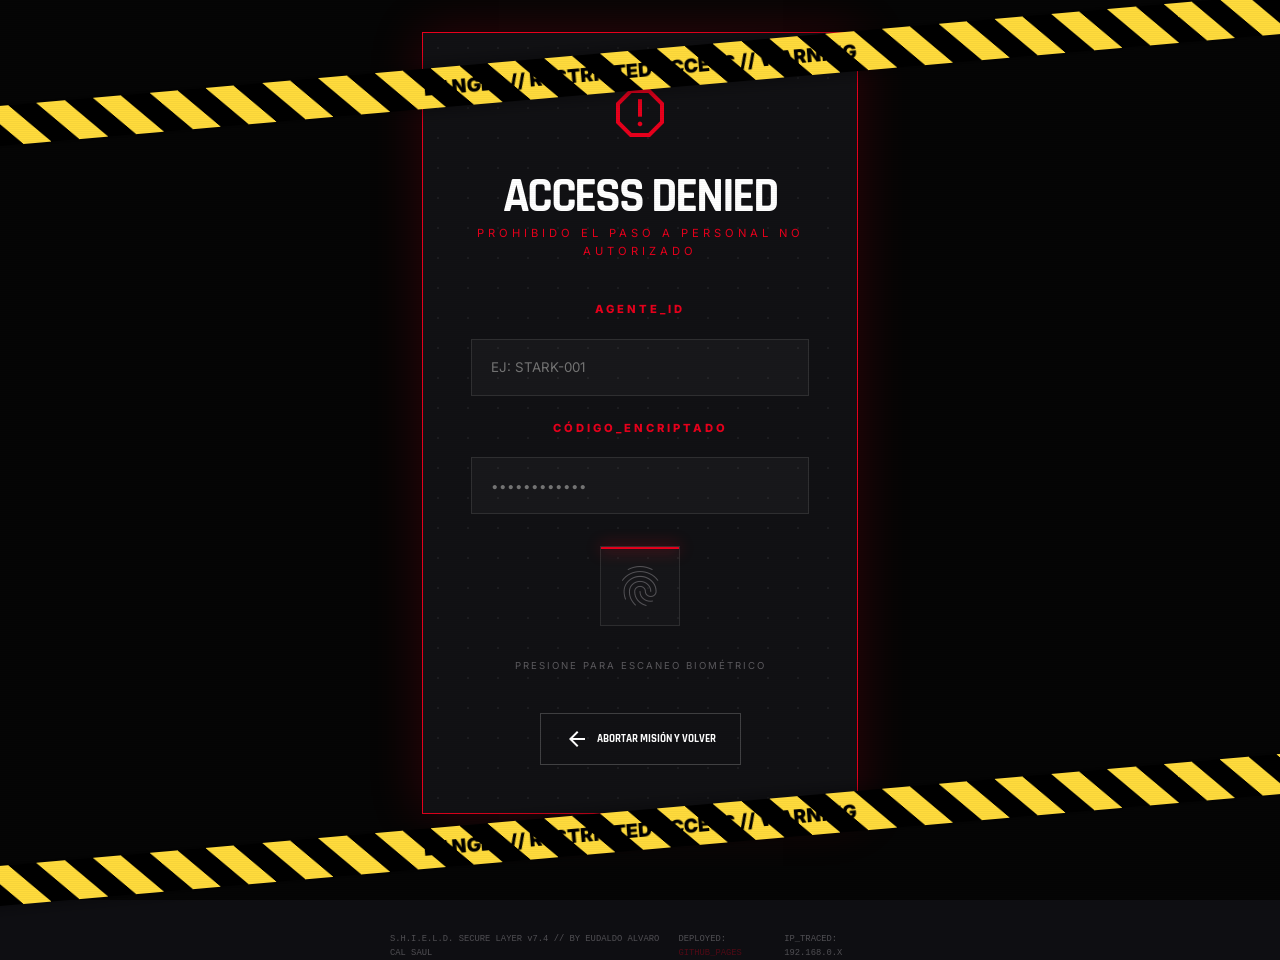
<file: login.html>
<!DOCTYPE html>
<html lang="es">
<head>
    <meta charset="utf-8"/>
    <meta content="width=device-width, initial-scale=1.0" name="viewport"/>
    <meta name="description" content="Portal de acceso restringido S.H.I.E.L.D. — Nivel de autorización 7 requerido. Solo personal autorizado."/>
    <meta name="author" content="Eudaldo Alvaro Cal Saul"/>
    <title>S.H.I.E.L.D. — ACCESO RESTRINGIDO</title>

    <!-- Hoja de estilos externa (único archivo CSS del proyecto) -->
    <link rel="stylesheet" type="text/css" href="css/style.css"/>
    <!-- Favicon -->
    <link rel="icon" type="image/png" href="favicon.png"/>
    <!-- Iconos de Material Symbols -->
    <link href="https://fonts.googleapis.com/css2?family=Material+Symbols+Outlined:wght@100..700&display=swap" rel="stylesheet"/>
</head>
<body class="login-page">

<!-- Efectos CRT -->
<div class="scanline-overlay"></div>

<!-- Cintas de advertencia (Danger Tape) -->
<div class="danger-tape top"></div>
<div class="danger-tape bottom"></div>

<main class="login-container">
    <div class="login-box tech-grid">
        <div class="alert-icon">
            <span class="material-symbols-outlined">report</span>
        </div>
        
        <h1 class="glitch-text">ACCESS DENIED</h1>
        <p class="login-subtitle">PROHIBIDO EL PASO A PERSONAL NO AUTORIZADO</p>
        
        <form class="login-form" novalidate>
            <div class="form-group">
                <label for="login-agent-id">AGENTE_ID</label>
                <input id="login-agent-id" type="text" name="agente_id" autocomplete="username" placeholder="EJ: STARK-001">
            </div>
            <div class="form-group">
                <label for="login-password">CÓDIGO_ENCRIPTADO</label>
                <input id="login-password" type="password" name="password" autocomplete="current-password" placeholder="••••••••••••">
            </div>
        </form>

        <div class="biometric-scan">
            <div class="scan-line-laser"></div>
            <span class="material-symbols-outlined">fingerprint</span>
        </div>
        <p class="scan-text">PRESIONE PARA ESCANEO BIOMÉTRICO</p>

        <div class="abort-mission">
            <button onclick="window.location.href='index.html'" class="btn-abort">
                <span class="material-symbols-outlined">arrow_back</span>
                ABORTAR MISIÓN Y VOLVER
            </button>
        </div>
    </div>
    
    <div class="system-logs">
        <span>S.H.I.E.L.D. SECURE LAYER v7.4 // BY EUDALDO ALVARO CAL SAUL</span>
        <span>DEPLOYED: <a href="https://ececs.github.io/DIW-Proyecto-final/" target="_blank" style="color: var(--primary);">GITHUB_PAGES</a></span>
        <span>IP_TRACED: 192.168.0.X</span>
    </div>
</main>

</body>
</html>
</file>
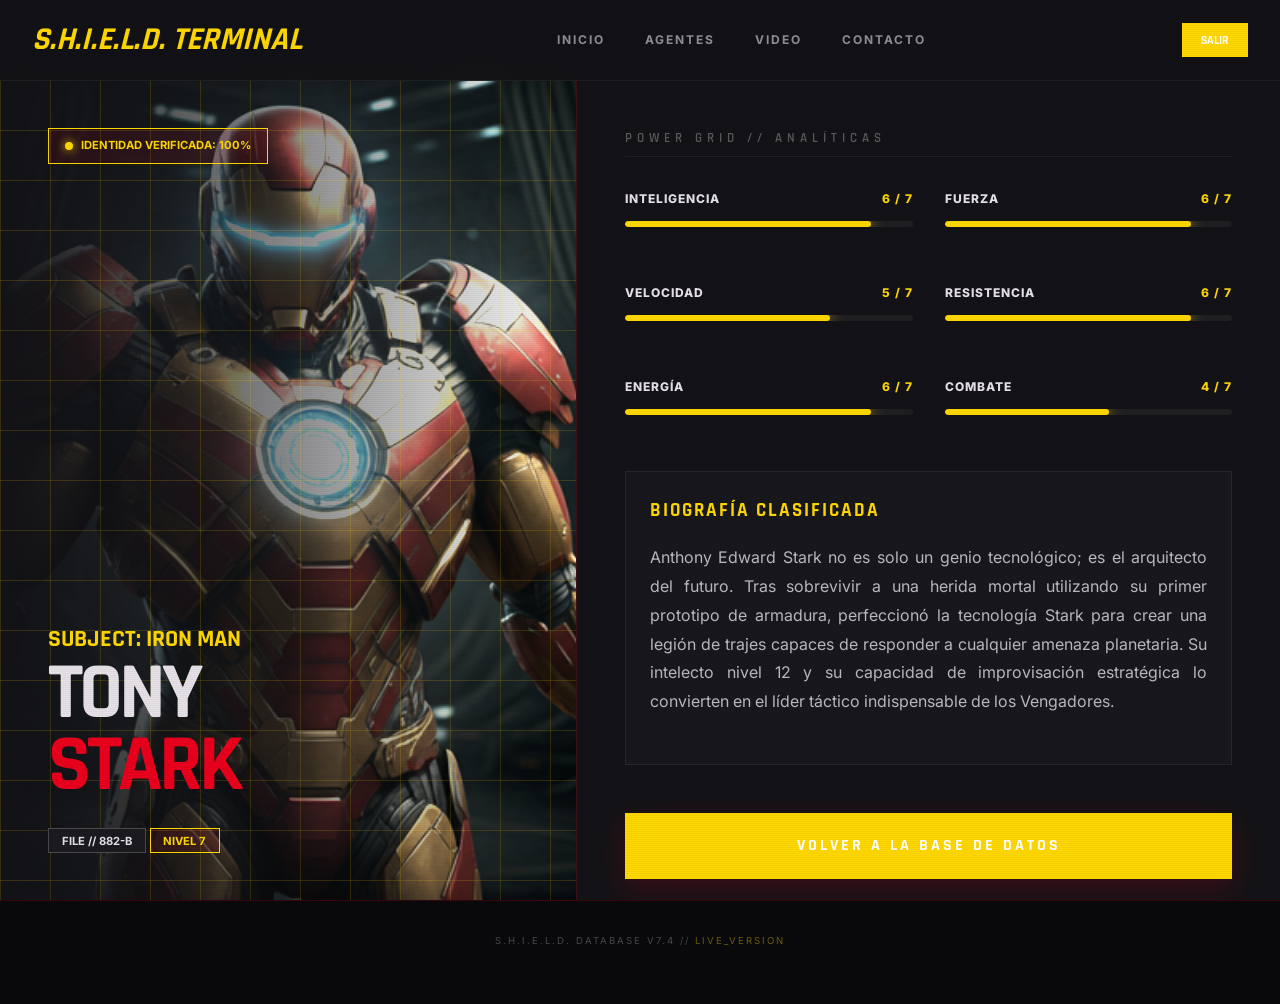
<file: profile-detail.html>
<!DOCTYPE html>
<html lang="es">
<head>
    <meta charset="utf-8"/>
    <meta content="width=device-width, initial-scale=1.0" name="viewport"/>
    <meta name="description" content="Expediente clasificado S.H.I.E.L.D. — Datos técnicos, capacidades y biografía de agentes Vengadores. Nivel de acceso 7."/>
    <meta name="author" content="Eudaldo Alvaro Cal Saul"/>
    <title>S.H.I.E.L.D. — PERFIL DE AGENTE</title>

    <!-- Hoja de estilos externa (único archivo CSS del proyecto) -->
    <link rel="stylesheet" type="text/css" href="css/style.css"/>
    <!-- Favicon -->
    <link rel="icon" type="image/png" href="favicon.png"/>
    <!-- Iconos de Material Symbols -->
    <link href="https://fonts.googleapis.com/css2?family=Material+Symbols+Outlined:wght@100..700&display=swap" rel="stylesheet"/>
</head>
<body class="profile-page">

<!-- Capas de efectos CRT -->
<div class="scanline-overlay"></div>

<!-- Navegación Superior -->
<nav class="fixed-nav">
    <div class="nav-container">
        <div class="nav-logo">S.H.I.E.L.D. TERMINAL</div>
        <div class="nav-links">
            <a href="index.html" class="nav-link">INICIO</a>
            <a href="index.html#agentes" class="nav-link">AGENTES</a>
            <a href="index.html#video" class="nav-link">VIDEO</a>
            <a href="index.html#contacto" class="nav-link">CONTACTO</a>
        </div>
        <button onclick="window.location.href='index.html'" class="btn-access">
            SALIR
        </button>
    </div>
</nav>

<main class="main-content-profile">
    <div class="profile-grid">
        
        <!-- SECCIÓN IZQUIERDA: IMAGEN Y HUD -->
        <section class="profile-hero">
            <img id="hero-img" src="" alt="Agente" class="hero-image">
            <div class="hero-overlay"></div>
            
            <div class="hud-overlay">
                <div class="hud-top">
                    <div class="hud-badge">
                        <span class="hud-dot"></span>
                        IDENTIDAD VERIFICADA: 100%
                    </div>
                </div>
                
                <div class="hud-bottom">
                    <h3 id="subject-label" class="hud-label">SUBJECT: AGENT</h3>
                    <h1 id="agent-name-display" class="hero-name">NOMBRE<br/><span class="text-primary">APELLIDO</span></h1>
                    <div class="hud-files">
                        <span id="file-id" class="file-badge">FILE // 000-X</span>
                        <span class="clearance-badge">NIVEL 7</span>
                    </div>
                </div>
            </div>
        </section>

        <!-- SECCIÓN DERECHA: DATOS TÉCNICOS -->
        <section class="profile-data p-12">
            <div class="data-container">
                
                <!-- Cuadrícula de Poder -->
                <div class="power-grid-section">
                    <h2 class="section-title-small">POWER GRID // ANALÍTICAS</h2>
                    <div id="stats-container" class="stats-bars">
                        <!-- Las barras de poder se inyectan por JS -->
                    </div>
                </div>

                <!-- Biografía Clasificada -->
                <article class="bio-article">
                    <h3 class="bio-title">BIOGRAFÍA CLASIFICADA</h3>
                    <p id="agent-bio" class="bio-text">
                        Cargando datos del servidor central...
                    </p>
                </article>

                <!-- Botón de retorno -->
                <div class="mt-12">
                    <a href="index.html" class="btn-primary-wide">
                        VOLVER A LA BASE DE DATOS
                    </a>
                </div>
            </div>
        </section>
    </div>
</main>

<!-- Audio del Sistema -->
<audio id="bg-music" loop autoplay>
    <source src="audio/sonido.mp3" type="audio/mpeg"/>
</audio>

<script>
    // Datos de los 8 agentes sincronizados con index.html
    const agentsData = {
        'ironman': {
            subject: 'Iron Man',
            firstName: 'TONY',
            lastName: 'STARK',
            id: '882-B',
            img: 'img/ironman.png',
            bio: 'Anthony Edward Stark no es solo un genio tecnológico; es el arquitecto del futuro. Tras sobrevivir a una herida mortal utilizando su primer prototipo de armadura, perfeccionó la tecnología Stark para crear una legión de trajes capaces de responder a cualquier amenaza planetaria. Su intelecto nivel 12 y su capacidad de improvisación estratégica lo convierten en el líder táctico indispensable de los Vengadores.',
            stats: [6, 6, 5, 6, 6, 4]
        },
        'capamerica': {
            subject: 'Capitán América',
            firstName: 'STEVE',
            lastName: 'ROGERS',
            id: '107-C',
            img: 'img/cap_america.png',
            bio: 'Steven Rogers, el hombre fuera del tiempo, es el faro moral del equipo. Inyectado con el Suero del Súper Soldado durante la Segunda Guerra Mundial, su fisiología representa el límite superior de la capacidad humana. Más allá de su fuerza y agilidad, su verdadera potencia reside en su voluntad inquebrantable y su genio táctico. Es capaz de coordinar a los héroes más poderosos de la Tierra con una precisión militar absoluta.',
            stats: [3, 4, 3, 4, 1, 7]
        },
        'thor': {
            subject: 'Thor Odinson',
            firstName: 'THOR',
            lastName: 'ODINSON',
            id: '004-A',
            img: 'img/thor.png',
            bio: 'Hijo de Odín y heredero del trono de Asgard, Thor es un ser de inmenso poder divino. Vinculado al martillo místico Mjolnir, posee el mando absoluto sobre el trueno, el relámpago y las tormentas. Su longevidad asgardiana le ha otorgado siglos de experiencia en combate, convirtiéndolo en uno de los guerreros más formidables del cosmos, vital para repeler amenazas de origen místico o extraterrestre.',
            stats: [2, 7, 6, 7, 6, 4]
        },
        'hulk': {
            subject: 'Bruce Banner',
            firstName: 'BRUCE',
            lastName: 'BANNER',
            id: '505-G',
            img: 'img/hulk.png',
            bio: 'El Dr. Bruce Banner es una de las mentes científicas más brillantes del planeta, experto en física nuclear y radiación gamma. Tras su transformación accidental, posee una fuerza física virtualmente ilimitada que aumenta con su ira. S.H.I.E.L.D. lo clasifica como un "Asset de Destrucción Masiva", siendo la pieza fundamental para misiones de asalto pesado y contención de amenazas nivel omega.',
            stats: [6, 7, 3, 7, 1, 4]
        },
        'blackwidow': {
            subject: 'Black Widow',
            firstName: 'NATASHA',
            lastName: 'ROMANOFF',
            id: '422-R',
            img: 'img/widow.png',
            bio: 'Natalia Alianovna Romanova es la agente de infiltración más letal del mundo. Entrenada desde la infancia en la infame Habitación Roja, domina docenas de artes marciales, sistemas de espionaje y manipulación psicológica. Su habilidad para pasar desapercibida la convierte en la especialista en operaciones encubiertas de S.H.I.E.L.D., capaz de obtener información donde otros solo encuentran callejones sin salida.',
            stats: [4, 3, 2, 3, 1, 7]
        },
        'hawkeye': {
            subject: 'Hawkeye',
            firstName: 'CLINT',
            lastName: 'BARTON',
            id: '606-H',
            img: 'img/hawkeye.png',
            bio: 'Clint Barton es el ejemplo vivo de que la voluntad y el entrenamiento pueden igualar a los poderes divinos. Con una vista y coordinación ojo-mano sobrehumanas, es capaz de convertir cualquier objeto en un proyectil letal, aunque prefiere su arco personalizado con flechas de tecnología avanzada. Su rol es el de vigilante y francotirador, proporcionando fuego de cobertura y apoyo estratégico constante.',
            stats: [3, 3, 2, 2, 1, 6]
        },
        'blackpanther': {
            subject: 'Black Panther',
            firstName: "T'CHALLA",
            lastName: 'KING',
            id: '909-P',
            img: 'img/black_panter.png',
            bio: 'T\'Challa, el Pantera Negra, es el monarca de la nación tecnológicamente más avanzada de la Tierra: Wakanda. Tras ingerir la Hierba de Corazón, posee sentidos, fuerza y agilidad aumentados. Su traje de tejido de Vibranium es capaz de absorber energía cinética para liberarla en ráfagas explosivas. Combina el genio científico de su nación con las tradiciones guerreras milenarias más estrictas.',
            stats: [5, 4, 4, 4, 1, 7]
        },
        'scarletwitch': {
            subject: 'Scarlet Witch',
            firstName: 'WANDA',
            lastName: 'MAXIMOFF',
            id: '707-W',
            img: 'img/escarlata.png',
            bio: 'Wanda Maximoff es un ser capaz de manipular la Magia del Caos para alterar los hilos de la realidad misma. Sus poderes van desde la telequinesis y el control mental hasta la reescritura completa de la existencia. Debido a la naturaleza inestable de su poder, S.H.I.E.L.D. mantiene un protocolo de monitorización constante, reconociéndola como uno de los activos más poderosos y complejos del equipo.',
            stats: [3, 2, 2, 2, 7, 3]
        }
    };

    const statNames = ['Inteligencia', 'Fuerza', 'Velocidad', 'Resistencia', 'Energía', 'Combate'];

    /**
     * Motor de inicialización de perfil táctico.
     * Extrae el ID del agente de la URL y mapea los datos correspondientes.
     */
    function initProfile() {
        const urlParams = new URLSearchParams(window.location.search);
        const agentId = urlParams.get('agent') || 'ironman';
        const data = agentsData[agentId] || agentsData['ironman'];

        // SISTEMA DE TEMATIZACIÓN DINÁMICA: 
        // Inyecta una clase de tema específica para activar los efectos CSS exclusivos del héroe.
        document.body.className = `profile-page theme-${agentId}`;

        // RENDERIZADO DE IDENTIDAD: Actualiza los campos de texto e imagen del terminal.
        document.getElementById('hero-img').src = data.img;
        document.getElementById('subject-label').textContent = `SUBJECT: ${data.subject}`;
        document.getElementById('agent-name-display').innerHTML = `${data.firstName}<br/><span style="color:#e8001c">${data.lastName}</span>`;
        document.getElementById('file-id').textContent = `FILE // ${data.id}`;
        document.getElementById('agent-bio').textContent = data.bio;

        // GENERACIÓN PROCEDURAL DE ESTADÍSTICAS:
        // Crea dinámicamente las barras de progreso basadas en la escala de 1 a 7 de Marvel.
        const container = document.getElementById('stats-container');
        data.stats.forEach((val, i) => {
            const percentage = (val / 7) * 100;
            container.innerHTML += `
                <div class="stat-row">
                    <div class="stat-info">
                        <span>${statNames[i]}</span>
                        <span class="stat-value">${val} / 7</span>
                    </div>
                    <div class="stat-bar-bg">
                        <div class="stat-bar-fill" style="width: ${percentage}%"></div>
                    </div>
                </div>
            `;
        });
    }

    // Ejecución diferida para asegurar la carga completa del DOM.
    window.onload = () => {
        initProfile();
        
        // Autoplay Fallback
        const audio = document.getElementById('bg-music');
        if (audio) {
            audio.play().catch(() => {
                document.addEventListener('click', () => audio.play(), { once: true });
            });
        }
    };
</script>

    <!-- Footer del sistema -->
    <footer style="padding: 2rem; text-align: center; border-top: 1px solid rgba(232, 0, 28, 0.2); background: rgba(0,0,0,0.5);">
        <p style="font-size: 0.6rem; opacity: 0.4; letter-spacing: 2px; text-transform: uppercase;">
            S.H.I.E.L.D. Database v7.4 // <a href="https://ececs.github.io/DIW-Proyecto-final/" target="_blank" style="color: var(--primary);">LIVE_VERSION</a>
        </p>
    </footer>
</body>
</html>
</file>
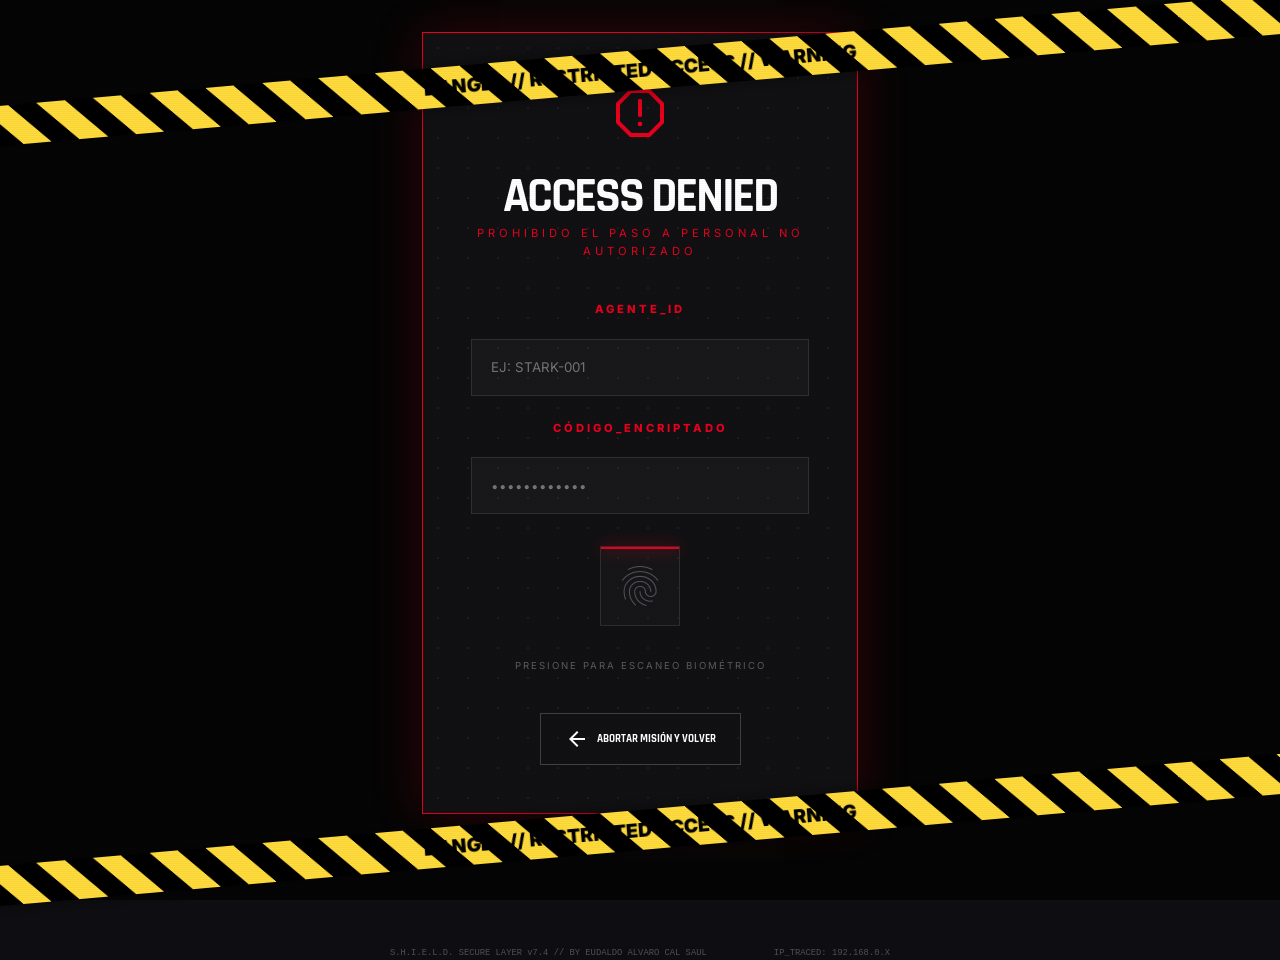
<file: Cal_Saul_Eudaldo_Alvaro_Tarea04_DIW_Marvel/login.html>
<!DOCTYPE html>
<html lang="es">
<head>
    <meta charset="utf-8"/>
    <meta content="width=device-width, initial-scale=1.0" name="viewport"/>
    <meta name="description" content="Portal de acceso restringido S.H.I.E.L.D. — Nivel de autorización 7 requerido. Solo personal autorizado."/>
    <meta name="author" content="Eudaldo Alvaro Cal Saul"/>
    <title>S.H.I.E.L.D. — ACCESO RESTRINGIDO</title>

    <!-- Hoja de estilos externa (único archivo CSS del proyecto) -->
    <link rel="stylesheet" type="text/css" href="css/style.css"/>
    <!-- Favicon -->
    <link rel="icon" type="image/png" href="favicon.png"/>
    <!-- Iconos de Material Symbols -->
    <link href="https://fonts.googleapis.com/css2?family=Material+Symbols+Outlined:wght@100..700&display=swap" rel="stylesheet"/>
</head>
<body class="login-page">

<!-- Efectos CRT -->
<div class="scanline-overlay"></div>

<!-- Cintas de advertencia (Danger Tape) -->
<div class="danger-tape top"></div>
<div class="danger-tape bottom"></div>

<main class="login-container">
    <div class="login-box tech-grid">
        <div class="alert-icon">
            <span class="material-symbols-outlined">report</span>
        </div>
        
        <h1 class="glitch-text">ACCESS DENIED</h1>
        <p class="login-subtitle">PROHIBIDO EL PASO A PERSONAL NO AUTORIZADO</p>
        
        <form class="login-form" novalidate>
            <div class="form-group">
                <label for="login-agent-id">AGENTE_ID</label>
                <input id="login-agent-id" type="text" name="agente_id" autocomplete="username" placeholder="EJ: STARK-001">
            </div>
            <div class="form-group">
                <label for="login-password">CÓDIGO_ENCRIPTADO</label>
                <input id="login-password" type="password" name="password" autocomplete="current-password" placeholder="••••••••••••">
            </div>
        </form>

        <div class="biometric-scan">
            <div class="scan-line-laser"></div>
            <span class="material-symbols-outlined">fingerprint</span>
        </div>
        <p class="scan-text">PRESIONE PARA ESCANEO BIOMÉTRICO</p>

        <div class="abort-mission">
            <button onclick="window.location.href='index.html'" class="btn-abort">
                <span class="material-symbols-outlined">arrow_back</span>
                ABORTAR MISIÓN Y VOLVER
            </button>
        </div>
    </div>
    
    <div class="system-logs">
        <span>S.H.I.E.L.D. SECURE LAYER v7.4 // BY EUDALDO ALVARO CAL SAUL</span>
        <span>IP_TRACED: 192.168.0.X</span>
    </div>
</main>

</body>
</html>
</file>
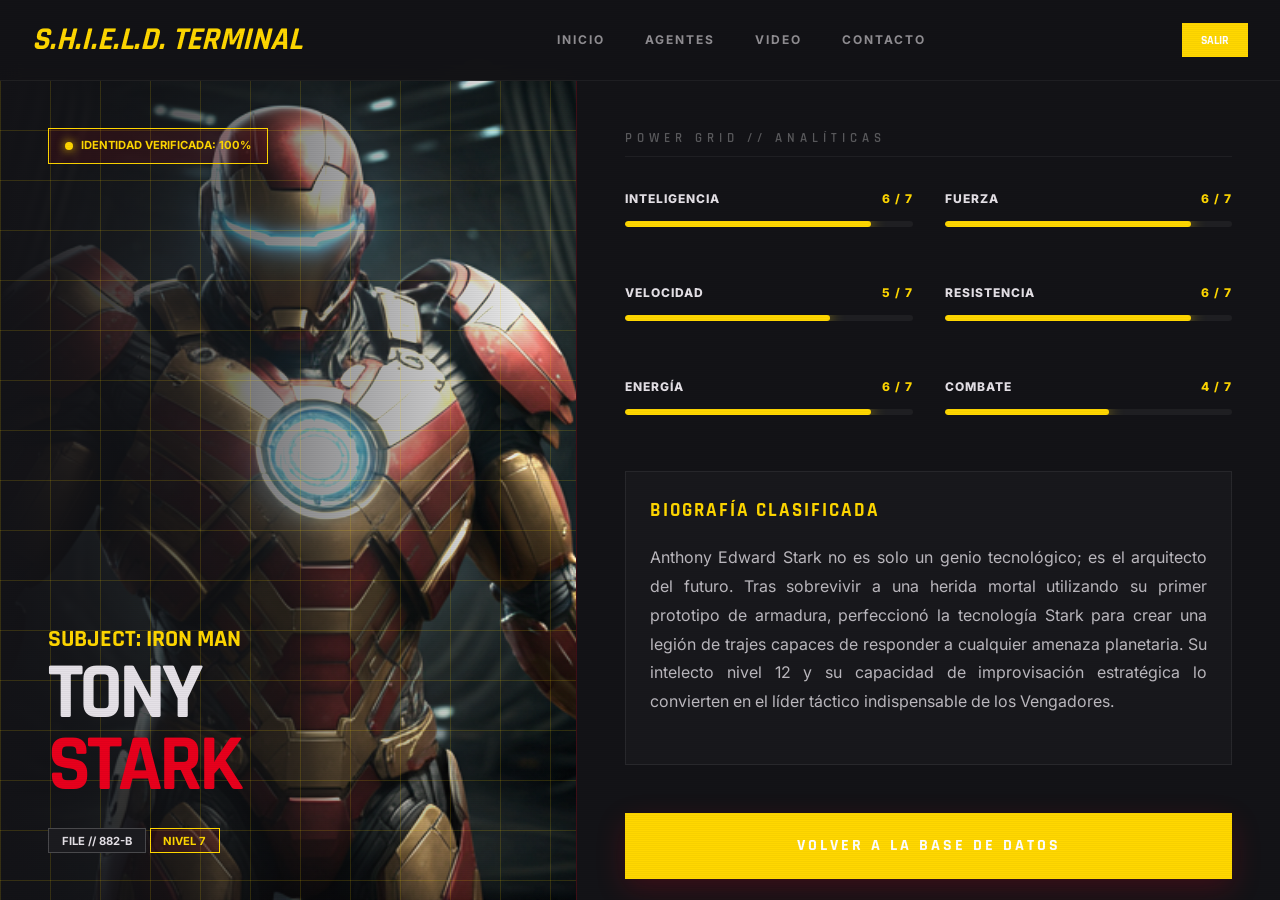
<file: Cal_Saul_Eudaldo_Alvaro_Tarea04_DIW_Marvel/profile-detail.html>
<!DOCTYPE html>
<html lang="es">
<head>
    <meta charset="utf-8"/>
    <meta content="width=device-width, initial-scale=1.0" name="viewport"/>
    <meta name="description" content="Expediente clasificado S.H.I.E.L.D. — Datos técnicos, capacidades y biografía de agentes Vengadores. Nivel de acceso 7."/>
    <meta name="author" content="Eudaldo Alvaro Cal Saul"/>
    <title>S.H.I.E.L.D. — PERFIL DE AGENTE</title>

    <!-- Hoja de estilos externa (único archivo CSS del proyecto) -->
    <link rel="stylesheet" type="text/css" href="css/style.css"/>
    <!-- Favicon -->
    <link rel="icon" type="image/png" href="favicon.png"/>
    <!-- Iconos de Material Symbols -->
    <link href="https://fonts.googleapis.com/css2?family=Material+Symbols+Outlined:wght@100..700&display=swap" rel="stylesheet"/>
</head>
<body class="profile-page">

<!-- Capas de efectos CRT -->
<div class="scanline-overlay"></div>

<!-- Navegación Superior -->
<nav class="fixed-nav">
    <div class="nav-container">
        <div class="nav-logo">S.H.I.E.L.D. TERMINAL</div>
        <div class="nav-links">
            <a href="index.html" class="nav-link">INICIO</a>
            <a href="index.html#agentes" class="nav-link">AGENTES</a>
            <a href="index.html#video" class="nav-link">VIDEO</a>
            <a href="index.html#contacto" class="nav-link">CONTACTO</a>
        </div>
        <button onclick="window.location.href='index.html'" class="btn-access">
            SALIR
        </button>
    </div>
</nav>

<main class="main-content-profile">
    <div class="profile-grid">
        
        <!-- SECCIÓN IZQUIERDA: IMAGEN Y HUD -->
        <section class="profile-hero">
            <img id="hero-img" src="" alt="Agente" class="hero-image">
            <div class="hero-overlay"></div>
            
            <div class="hud-overlay">
                <div class="hud-top">
                    <div class="hud-badge">
                        <span class="hud-dot"></span>
                        IDENTIDAD VERIFICADA: 100%
                    </div>
                </div>
                
                <div class="hud-bottom">
                    <h3 id="subject-label" class="hud-label">SUBJECT: AGENT</h3>
                    <h1 id="agent-name-display" class="hero-name">NOMBRE<br/><span class="text-primary">APELLIDO</span></h1>
                    <div class="hud-files">
                        <span id="file-id" class="file-badge">FILE // 000-X</span>
                        <span class="clearance-badge">NIVEL 7</span>
                    </div>
                </div>
            </div>
        </section>

        <!-- SECCIÓN DERECHA: DATOS TÉCNICOS -->
        <section class="profile-data p-12">
            <div class="data-container">
                
                <!-- Cuadrícula de Poder -->
                <div class="power-grid-section">
                    <h2 class="section-title-small">POWER GRID // ANALÍTICAS</h2>
                    <div id="stats-container" class="stats-bars">
                        <!-- Las barras de poder se inyectan por JS -->
                    </div>
                </div>

                <!-- Biografía Clasificada -->
                <article class="bio-article">
                    <h3 class="bio-title">BIOGRAFÍA CLASIFICADA</h3>
                    <p id="agent-bio" class="bio-text">
                        Cargando datos del servidor central...
                    </p>
                </article>

                <!-- Botón de retorno -->
                <div class="mt-12">
                    <a href="index.html" class="btn-primary-wide">
                        VOLVER A LA BASE DE DATOS
                    </a>
                </div>
            </div>
        </section>
    </div>
</main>

<!-- Audio del Sistema -->
<audio id="bg-music" loop autoplay>
    <source src="audio/sonido.mp3" type="audio/mpeg"/>
</audio>

<script>
    // Datos de los 8 agentes sincronizados con index.html
    const agentsData = {
        'ironman': {
            subject: 'Iron Man',
            firstName: 'TONY',
            lastName: 'STARK',
            id: '882-B',
            img: 'img/ironman.png',
            bio: 'Anthony Edward Stark no es solo un genio tecnológico; es el arquitecto del futuro. Tras sobrevivir a una herida mortal utilizando su primer prototipo de armadura, perfeccionó la tecnología Stark para crear una legión de trajes capaces de responder a cualquier amenaza planetaria. Su intelecto nivel 12 y su capacidad de improvisación estratégica lo convierten en el líder táctico indispensable de los Vengadores.',
            stats: [6, 6, 5, 6, 6, 4]
        },
        'capamerica': {
            subject: 'Capitán América',
            firstName: 'STEVE',
            lastName: 'ROGERS',
            id: '107-C',
            img: 'img/cap_america.png',
            bio: 'Steven Rogers, el hombre fuera del tiempo, es el faro moral del equipo. Inyectado con el Suero del Súper Soldado durante la Segunda Guerra Mundial, su fisiología representa el límite superior de la capacidad humana. Más allá de su fuerza y agilidad, su verdadera potencia reside en su voluntad inquebrantable y su genio táctico. Es capaz de coordinar a los héroes más poderosos de la Tierra con una precisión militar absoluta.',
            stats: [3, 4, 3, 4, 1, 7]
        },
        'thor': {
            subject: 'Thor Odinson',
            firstName: 'THOR',
            lastName: 'ODINSON',
            id: '004-A',
            img: 'img/thor.png',
            bio: 'Hijo de Odín y heredero del trono de Asgard, Thor es un ser de inmenso poder divino. Vinculado al martillo místico Mjolnir, posee el mando absoluto sobre el trueno, el relámpago y las tormentas. Su longevidad asgardiana le ha otorgado siglos de experiencia en combate, convirtiéndolo en uno de los guerreros más formidables del cosmos, vital para repeler amenazas de origen místico o extraterrestre.',
            stats: [2, 7, 6, 7, 6, 4]
        },
        'hulk': {
            subject: 'Bruce Banner',
            firstName: 'BRUCE',
            lastName: 'BANNER',
            id: '505-G',
            img: 'img/hulk.png',
            bio: 'El Dr. Bruce Banner es una de las mentes científicas más brillantes del planeta, experto en física nuclear y radiación gamma. Tras su transformación accidental, posee una fuerza física virtualmente ilimitada que aumenta con su ira. S.H.I.E.L.D. lo clasifica como un "Asset de Destrucción Masiva", siendo la pieza fundamental para misiones de asalto pesado y contención de amenazas nivel omega.',
            stats: [6, 7, 3, 7, 1, 4]
        },
        'blackwidow': {
            subject: 'Black Widow',
            firstName: 'NATASHA',
            lastName: 'ROMANOFF',
            id: '422-R',
            img: 'img/widow.png',
            bio: 'Natalia Alianovna Romanova es la agente de infiltración más letal del mundo. Entrenada desde la infancia en la infame Habitación Roja, domina docenas de artes marciales, sistemas de espionaje y manipulación psicológica. Su habilidad para pasar desapercibida la convierte en la especialista en operaciones encubiertas de S.H.I.E.L.D., capaz de obtener información donde otros solo encuentran callejones sin salida.',
            stats: [4, 3, 2, 3, 1, 7]
        },
        'hawkeye': {
            subject: 'Hawkeye',
            firstName: 'CLINT',
            lastName: 'BARTON',
            id: '606-H',
            img: 'img/hawkeye.png',
            bio: 'Clint Barton es el ejemplo vivo de que la voluntad y el entrenamiento pueden igualar a los poderes divinos. Con una vista y coordinación ojo-mano sobrehumanas, es capaz de convertir cualquier objeto en un proyectil letal, aunque prefiere su arco personalizado con flechas de tecnología avanzada. Su rol es el de vigilante y francotirador, proporcionando fuego de cobertura y apoyo estratégico constante.',
            stats: [3, 3, 2, 2, 1, 6]
        },
        'blackpanther': {
            subject: 'Black Panther',
            firstName: "T'CHALLA",
            lastName: 'KING',
            id: '909-P',
            img: 'img/black_panter.png',
            bio: 'T\'Challa, el Pantera Negra, es el monarca de la nación tecnológicamente más avanzada de la Tierra: Wakanda. Tras ingerir la Hierba de Corazón, posee sentidos, fuerza y agilidad aumentados. Su traje de tejido de Vibranium es capaz de absorber energía cinética para liberarla en ráfagas explosivas. Combina el genio científico de su nación con las tradiciones guerreras milenarias más estrictas.',
            stats: [5, 4, 4, 4, 1, 7]
        },
        'scarletwitch': {
            subject: 'Scarlet Witch',
            firstName: 'WANDA',
            lastName: 'MAXIMOFF',
            id: '707-W',
            img: 'img/escarlata.png',
            bio: 'Wanda Maximoff es un ser capaz de manipular la Magia del Caos para alterar los hilos de la realidad misma. Sus poderes van desde la telequinesis y el control mental hasta la reescritura completa de la existencia. Debido a la naturaleza inestable de su poder, S.H.I.E.L.D. mantiene un protocolo de monitorización constante, reconociéndola como uno de los activos más poderosos y complejos del equipo.',
            stats: [3, 2, 2, 2, 7, 3]
        }
    };

    const statNames = ['Inteligencia', 'Fuerza', 'Velocidad', 'Resistencia', 'Energía', 'Combate'];

    /**
     * Motor de inicialización de perfil táctico.
     * Extrae el ID del agente de la URL y mapea los datos correspondientes.
     */
    function initProfile() {
        const urlParams = new URLSearchParams(window.location.search);
        const agentId = urlParams.get('agent') || 'ironman';
        const data = agentsData[agentId] || agentsData['ironman'];

        // SISTEMA DE TEMATIZACIÓN DINÁMICA: 
        // Inyecta una clase de tema específica para activar los efectos CSS exclusivos del héroe.
        document.body.className = `profile-page theme-${agentId}`;

        // RENDERIZADO DE IDENTIDAD: Actualiza los campos de texto e imagen del terminal.
        document.getElementById('hero-img').src = data.img;
        document.getElementById('subject-label').textContent = `SUBJECT: ${data.subject}`;
        document.getElementById('agent-name-display').innerHTML = `${data.firstName}<br/><span style="color:#e8001c">${data.lastName}</span>`;
        document.getElementById('file-id').textContent = `FILE // ${data.id}`;
        document.getElementById('agent-bio').textContent = data.bio;

        // GENERACIÓN PROCEDURAL DE ESTADÍSTICAS:
        // Crea dinámicamente las barras de progreso basadas en la escala de 1 a 7 de Marvel.
        const container = document.getElementById('stats-container');
        data.stats.forEach((val, i) => {
            const percentage = (val / 7) * 100;
            container.innerHTML += `
                <div class="stat-row">
                    <div class="stat-info">
                        <span>${statNames[i]}</span>
                        <span class="stat-value">${val} / 7</span>
                    </div>
                    <div class="stat-bar-bg">
                        <div class="stat-bar-fill" style="width: ${percentage}%"></div>
                    </div>
                </div>
            `;
        });
    }

    // Ejecución diferida para asegurar la carga completa del DOM.
    window.onload = () => {
        initProfile();
        
        // Autoplay Fallback
        const audio = document.getElementById('bg-music');
        if (audio) {
            audio.play().catch(() => {
                document.addEventListener('click', () => audio.play(), { once: true });
            });
        }
    };
</script>

</body>
</html>
</file>
<file: css/style.css>
/*
  =============================================================================
  S.H.I.E.L.D. DATABASE — HOJA DE ESTILOS MAESTRA (DIW FINAL)
  =============================================================================

  Proyecto Final — Diseño de Interfaces Web
  Autor: Eudaldo Alvaro Cal Saul

  Este archivo CSS externo centraliza TODA la maquetación del proyecto.

  =============================================================================
*/

/* ══════════════════════════════════════════════════════════════════════════
   1. IMPORTACIÓN DE FUENTES EXTERNAS
   Carga las tipografías desde Google Fonts. Se importa aquí para centralizar
   todas las dependencias de tipografía en la hoja de estilos.
   ══════════════════════════════════════════════════════════════════════════ */

@import url('https://fonts.googleapis.com/css2?family=Rajdhani:wght@400;500;600;700&family=Inter:wght@300;400;500;600;700;800&display=swap');


/* ══════════════════════════════════════════════════════════════════════════
   2. VARIABLES Y TOKENS DE DISEÑO
   Paleta de colores, superficies y transición global del sistema de diseño.
   Usar siempre estas variables en lugar de valores literales de color.
   ══════════════════════════════════════════════════════════════════════════ */

:root {
    --primary:        #e8001c;   /* Rojo S.H.I.E.L.D. — acento principal */
    --primary-light:  #ffb4ac;   /* Rojo claro para textos sobre oscuro */
    --secondary:      #ffdb3c;   /* Amarillo táctico — estadísticas y badges */
    --surface:        #131317;   /* Superficie base del layout */
    --surface-low:    #0e0e12;   /* Superficie profunda (sidebar, preloader) */
    --surface-high:   #1b1b1f;   /* Superficie elevada (stats, tarjetas) */
    --text-muted:     rgba(229, 225, 231, 0.7); /* Texto secundario */
    --transition:     0.4s cubic-bezier(0.4, 0, 0.2, 1); /* Curva de animación estándar */
}


/* ══════════════════════════════════════════════════════════════════════════
   3. RESET GLOBAL Y MODELO DE CAJA
   Normalización del comportamiento de todos los elementos para garantizar
   consistencia entre navegadores. Se aplica box-sizing: border-box de forma
   universal, que incluye padding y border en las dimensiones declaradas.
   ══════════════════════════════════════════════════════════════════════════ */

*, *::before, *::after {
    box-sizing: border-box;
}

/* Selector de tipo: html — comportamiento del scroll y tamaño de fuente base */
html {
    scroll-behavior: smooth;   /* Desplazamiento suave para anclas internas */
    font-size: 16px;           /* Base para unidades rem */
    background-color: var(--surface-low);
}

/* Selector de tipo: body — diseño base, tipografía y color del documento */
body {
    background-color: var(--surface);
    color: #e5e1e7;
    font-family: 'Inter', sans-serif;
    margin: 0;
    overflow-x: hidden;    /* Evita scroll horizontal no deseado */
    line-height: 1.6;
    /* NOTA: No usar transform en body — rompería position:fixed de preloader/sidebar/nav.
       El compositing GPU se aplica directamente en los elementos animados (will-change). */
}


/* ══════════════════════════════════════════════════════════════════════════
   4. SELECTORES DE TIPO — ENCABEZADOS Y TEXTO
   Aplica estilos propios a cada nivel de encabezado usando selectores de
   tipo (h1, h2, h3, h4, p). Garantiza jerarquía visual clara en todo el
   sitio sin necesidad de clases adicionales.
   ══════════════════════════════════════════════════════════════════════════ */

/* Selector de tipo: h1 — título principal de sección hero */
h1 {
    font-family: 'Rajdhani', sans-serif;
    font-size: 8rem;
    font-weight: 700;
    line-height: 0.85;
    letter-spacing: -0.05em;
    margin: 0;
    text-transform: uppercase;
}

/* Selector de tipo: h2 — títulos de sección (base de datos, video, contacto) */
h2 {
    font-family: 'Rajdhani', sans-serif;
    font-size: 2.5rem;
    font-weight: 600;
    color: #fff;
    letter-spacing: 2px;
    margin: 0;
    text-transform: uppercase;
}

/* Selector de tipo: h3 — subtítulos y nombres de sidebar */
h3 {
    font-family: 'Rajdhani', sans-serif;
    font-size: 1.5rem;
    color: var(--primary);
    text-transform: uppercase;
    margin: 0;
}

/* Selector de tipo: h4 — etiquetas de capacidades y datos secundarios */
h4 {
    font-family: 'Rajdhani', sans-serif;
    font-size: 1rem;
    opacity: 0.6;
    letter-spacing: 4px;
    text-transform: uppercase;
    margin: 0;
}

/* Selector de tipo: p — párrafos y texto de contenido general */
p {
    margin: 0 0 1.5rem 0;
    font-size: 1rem;
    color: var(--text-muted);
}


/* ══════════════════════════════════════════════════════════════════════════
   5. SELECTORES DE TIPO — ELEMENTOS DE NAVEGACIÓN Y LISTAS
   Estilos base para nav, ul y li. La navegación usa position:fixed para
   mantenerse en pantalla durante el scroll (patrón sticky header).
   ══════════════════════════════════════════════════════════════════════════ */

/* Selector de tipo: nav — barra de navegación fija en la parte superior */
nav {
    display: block;
    position: fixed;
    top: 0;
    width: 100%;
    z-index: 100;
    background: rgba(19, 19, 23, 0.9);
    backdrop-filter: blur(10px);       /* Efecto cristal sobre el contenido */
    border-bottom: 1px solid rgba(255, 255, 255, 0.05);
}

/* Selector de tipo: ul — reset de listas (sidebar y navegación) */
ul {
    list-style: none;
    padding: 0;
    margin: 0;
}

/* Selector de tipo: li — elementos de lista con separación */
li {
    margin-bottom: 0.5rem;
}


/* ══════════════════════════════════════════════════════════════════════════
   6. SELECTORES DE TIPO — LAYOUT SEMÁNTICO (aside, main, section, article, footer)
   Los elementos de layout semántico HTML5 reciben estilos de posicionamiento
   y display que estructuran la página como un HUD táctico.
   ══════════════════════════════════════════════════════════════════════════ */

/* Selector de tipo: aside — barra lateral de estado del sistema (sidebar) */
aside {
    display: flex;
    flex-direction: column;
    position: fixed;
    left: 0;
    top: 80px;                          /* Justo debajo del nav (80px de altura) */
    width: 260px;
    height: calc(100vh - 80px);         /* Ocupa el resto del viewport */
    background-color: var(--surface-low);
    border-right: 1px solid rgba(252, 1, 31, 0.1);
    z-index: 90;
}

/* Selector de tipo: main — área de contenido principal, desplazada por el sidebar */
main {
    display: block;
    min-height: 100vh;
    position: relative;
}

/* Selector de tipo: section — bloque semántico de cada sección de contenido */
section {
    position: relative;
    display: block;
}

/* Selector de tipo: article — tarjetas de agentes (contenido independiente) */
article {
    display: block;
    background: rgba(255, 255, 255, 0.02);
    border: 1px solid rgba(255, 255, 255, 0.05);
    transition: transform 0.3s ease;
}

/* Selector de tipo: footer — pie de página con información del autor */
footer {
    display: block;
    background: #09090b;
    border-top: 1px solid rgba(255, 255, 255, 0.03);
    padding: 3rem;
}


/* ══════════════════════════════════════════════════════════════════════════
   7. SELECTORES DE TIPO — INTERACTIVIDAD (a, button)
   Los elementos interactivos reciben estilos de base que aseguran
   consistencia y coherencia con la identidad visual del proyecto.
   ══════════════════════════════════════════════════════════════════════════ */

/* Selector de tipo: a — enlaces sin subrayado, color heredado, transición */
a {
    text-decoration: none;
    color: inherit;
    transition: all 0.2s ease;
}

/* Selector de tipo: button — base para todos los botones del sistema */
button {
    font-family: 'Rajdhani', sans-serif;
    cursor: pointer;
    border: none;
    background: none;
    text-transform: uppercase;
    font-weight: 700;
}


/* ══════════════════════════════════════════════════════════════════════════
   8. SELECTORES DE TIPO — MULTIMEDIA (video, audio, img)
   Estilos para los elementos multimedia garantizando proporciones correctas
   y comportamiento responsive para todos los tamaños de pantalla.
   ══════════════════════════════════════════════════════════════════════════ */

/* Selector de tipo: video — reproductor full-width con relación de aspecto 16:9 */
video {
    width: 100%;
    display: block;
    aspect-ratio: 16 / 9;
    background: #000;
    border: 1px solid rgba(255, 255, 255, 0.1);
}

/* Selector de tipo: audio — oculto visualmente, controlado por JS */
audio {
    display: none;
}

/* Selector de tipo: img — imágenes responsivas con object-fit para recorte */
img {
    max-width: 100%;
    height: auto;
    display: block;
    object-fit: cover;
}


/* ══════════════════════════════════════════════════════════════════════════
   9. SELECTORES DE TIPO — FORMULARIOS (form, label, input, textarea)
   Estilos tácticos para todos los formularios del sitio (contacto y login).
   La coherencia visual se mantiene mediante selectores de tipo globales,
   refinados por clases específicas en cada sección.
   ══════════════════════════════════════════════════════════════════════════ */

/* Selector de tipo: form — contenedor flex de grupos de campo */
form {
    display: flex;
    flex-direction: column;
}

/* Selector de tipo: label — etiquetas de campo en estilo HUD */
label {
    display: block;
    font-size: 0.7rem;
    font-weight: 700;
    text-transform: uppercase;
    color: var(--primary);
    margin-bottom: 0.5rem;
    cursor: pointer;    /* Indica que el label es clicable (asociado a un input) */
}

/* Selector de tipo: input y textarea — campos de entrada con estética terminal */
input, textarea {
    width: 100%;
    background: rgba(255, 255, 255, 0.03);
    border: 1px solid rgba(255, 255, 255, 0.1);
    padding: 0.8rem;
    color: white;
    font-family: 'Inter', sans-serif;
    outline: none;
    transition: border-color 0.3s ease;
}

/* Estado de foco: resalta el campo activo con el color primario */
input:focus, textarea:focus {
    border-color: var(--primary);
}


/* ══════════════════════════════════════════════════════════════════════════
   10. ACCESIBILIDAD — SCROLLBAR Y FOCO
   Personalización de la scrollbar para reforzar la identidad visual, y
   estilo de foco visible para navegación por teclado (accesibilidad WCAG).
   ══════════════════════════════════════════════════════════════════════════ */

/* Scrollbar táctica personalizada (Webkit: Chrome, Safari, Edge) */
::-webkit-scrollbar {
    width: 6px;
}

::-webkit-scrollbar-track {
    background: var(--surface-low);
}

::-webkit-scrollbar-thumb {
    background: var(--primary);
    border-radius: 10px;
    box-shadow: 0 0 10px rgba(232, 0, 28, 0.5);
}

::-webkit-scrollbar-thumb:hover {
    background: #ff1a35;
}

/* Foco visible: accesibilidad para navegación con teclado (Tab) */
:focus-visible {
    outline: 2px solid var(--primary);
    outline-offset: 4px;
    box-shadow: 0 0 15px var(--primary);
    transition: box-shadow 0.2s ease;
}


/* ══════════════════════════════════════════════════════════════════════════
   11. LAYOUT ESTRUCTURAL — NAVEGACIÓN SUPERIOR
   Clases que componen la barra de navegación fija: contenedor, logo, links
   y botón de acceso al portal de agentes.
   ══════════════════════════════════════════════════════════════════════════ */

/* Contenedor interno del nav con ancho máximo y centrado */
.nav-container {
    max-width: 1400px;
    margin: 0 auto;
    padding: 0 2rem;
    height: 80px;
    display: flex;
    justify-content: space-between;
    align-items: center;
}

/* Logo S.H.I.E.L.D. en el nav */
.nav-logo {
    font-size: 2rem;
    font-style: italic;
    color: var(--primary);
    font-family: 'Rajdhani', sans-serif;
    font-weight: 700;
}

/* Grupo de enlaces de navegación */
.nav-links {
    display: flex;
    gap: 2.5rem;
}

/* Enlace individual del nav */
.nav-link {
    font-size: 0.75rem;
    font-weight: 700;
    letter-spacing: 2px;
    opacity: 0.6;
    text-transform: uppercase;
    transition: all 0.2s ease;
}

.nav-link:hover {
    opacity: 1;
    color: var(--primary);
}

/* Botón hamburguesa (solo visible en móvil/tablet, oculto en escritorio) */
.menu-hamburger {
    display: none;
    background: transparent;
    border: none;
    color: white;
    cursor: pointer;
    align-items: center;
    justify-content: center;
    padding: 0.5rem;
    margin-right: 1rem;
    transition: all 0.3s ease;
}

.menu-hamburger:hover {
    color: var(--primary);
    transform: scale(1.1);
}

.menu-hamburger .material-symbols-outlined {
    font-size: 2rem;
}


/* ══════════════════════════════════════════════════════════════════════════
   12. LAYOUT ESTRUCTURAL — SIDEBAR Y CONTENIDO PRINCIPAL
   La sidebar está fijada a la izquierda; el contenido principal se desplaza
   a la derecha con margin-left igual al ancho del sidebar.
   ══════════════════════════════════════════════════════════════════════════ */

/* Área de contenido desplazada para dar espacio al sidebar */
.main-content {
    margin-left: 260px;
    padding-top: 80px;    /* Compensa la altura del nav fijo */
}

/* Encabezado interno del sidebar (título y nivel de clearance) */
.sidebar-header {
    padding: 2.5rem 1.5rem;
    border-bottom: 1px solid rgba(255, 255, 255, 0.05);
}

/* Título del sidebar: nombre de la organización */
.sidebar-title {
    font-size: 0.85rem;
    color: var(--primary);
    margin-bottom: 0.25rem;
}

/* Subtítulo: nivel de acceso */
.sidebar-subtitle {
    font-size: 0.6rem;
    opacity: 0.4;
    letter-spacing: 2px;
}

/* Menú de navegación del sidebar (ocupa el espacio disponible) */
.sidebar-menu {
    flex-grow: 1;
}

/* Elemento de menú del sidebar */
.sidebar-item {
    display: flex;
    align-items: center;
    gap: 0.75rem;
    padding: 1rem 1.5rem;
    font-size: 0.75rem;
    font-weight: 600;
    letter-spacing: 1px;
    color: rgba(229, 225, 231, 0.6);
    text-transform: uppercase;
    cursor: pointer;
    transition: all 0.2s ease;
}

/* Estado hover y activo del item del sidebar */
.sidebar-item:hover, .sidebar-item.active {
    background: rgba(232, 0, 28, 0.1);
    color: var(--primary);
    border-left: 4px solid var(--primary);
}

/* Control de audio integrado en el sidebar */
.audio-control {
    margin-top: auto;
    padding: 1.5rem;
    border-top: 1px solid rgba(255, 0, 0, 0.2);
    display: flex;
    align-items: center;
    gap: 1rem;
}

/* Botón de silencio/activar audio */
.mute-btn {
    background: rgba(255, 0, 0, 0.1);
    border: 1px solid var(--primary);
    color: var(--primary);
    padding: 0.5rem;
    cursor: pointer;
    display: flex;
    align-items: center;
    justify-content: center;
    transition: all 0.3s ease;
    border-radius: 4px;
}

.mute-btn:hover {
    background: var(--primary);
    color: white;
    box-shadow: 0 0 15px var(--primary);
}

/* Texto de estado del audio */
.audio-status {
    font-size: 0.7rem;
    text-transform: uppercase;
    letter-spacing: 1px;
    color: #888;
    margin: 0;
}

/* Pie del sidebar: identificación del agente */
.sidebar-footer {
    margin: 2rem 1.5rem;
    margin-top: auto;
    padding: 1.5rem;
    background: rgba(232, 0, 28, 0.05);
    border: 1px solid rgba(232, 0, 28, 0.15);
    text-align: center;
    border-radius: 4px;
}

/* Etiqueta "S.H.I.E.L.D. ID" */
.id-label {
    font-size: 0.6rem;
    color: var(--primary);
    font-weight: 800;
    letter-spacing: 2px;
    margin-bottom: 0.3rem;
    text-transform: uppercase;
}

/* Valor del ID del agente autenticado */
.id-value {
    font-size: 0.85rem;
    font-weight: 700;
    color: white;
    font-family: 'Rajdhani', sans-serif;
    letter-spacing: 1px;
    margin: 0;
}


/* ══════════════════════════════════════════════════════════════════════════
   13. SECCIONES DE CONTENIDO — HERO, ESTADÍSTICAS Y ENCABEZADOS
   Estilos específicos para la sección de bienvenida y las estadísticas
   globales del equipo Vengadores.
   ══════════════════════════════════════════════════════════════════════════ */

/* Sección Hero: pantalla completa centrada con fondo técnico */
.hero-section {
    height: 100vh;
    display: flex;
    flex-direction: column;
    align-items: center;
    justify-content: center;
    padding: 2rem;
    position: relative;
    overflow: hidden;
    background: radial-gradient(circle at center, rgba(232, 0, 28, 0.05) 0%, transparent 70%);
}

/* Fondo de terminal (texto binario en movimiento) */
.terminal-bg {
    position: absolute;
    inset: 0;
    z-index: -1;
    opacity: 0.1;
    pointer-events: none;
    mask-image: linear-gradient(to bottom, transparent, black 20%, black 80%, transparent);
}

/* Contenido de texto que simula un flujo de datos de terminal */
.terminal-bg::before {
    content: "SYSTEM_ACCESS_GRANTED... LOADING_AGENT_DATA... CLEARANCE_LEVEL_7... ENCRYPTING... [base64]";
    position: absolute;
    top: 0;
    left: 0;
    width: 100%;
    color: var(--primary);
    font-family: 'Courier New', monospace;
    font-size: 1.1rem;
    line-height: 1.2;
    white-space: pre-wrap;
    word-break: break-all;
    animation: terminalScroll 40s linear infinite;
}

/* Texto "MARVEL" con efecto de destello */
.hero-marvel {
    color: var(--primary);
    filter: drop-shadow(0 0 20px var(--primary));
    text-transform: uppercase;
    letter-spacing: 6px;
    animation: textFlash 3s infinite alternate ease-in-out;
}

/* Contenedor del título principal con padding lateral */
.hero-title {
    position: relative;
    padding: 3rem;
}

/* Texto "HEROES" en blanco con línea decorativa animada */
.hero-accent {
    position: relative;
    display: inline-block;
    color: white;
}

/* Línea decorativa bajo "HEROES" */
.hero-accent::after {
    content: "";
    position: absolute;
    bottom: -5px;
    left: 0;
    width: 100%;
    height: 2px;
    background: var(--primary);
    box-shadow: 0 0 15px var(--primary);
    animation: linePulse 2s infinite;
}

/* Grid de estadísticas globales (3 columnas) */
.stats-grid {
    display: grid;
    grid-template-columns: repeat(3, 1fr);
    background: var(--surface-high);
    padding: 1.5rem 2rem;
    border-top: 1px solid rgba(255, 255, 255, 0.05);
}

/* Celda de estadística individual */
.stat-item {
    text-align: center;
}

/* Número grande animado (contador) */
.stat-number {
    font-size: 4rem;
    font-weight: 700;
    color: var(--secondary);
    font-family: 'Rajdhani', sans-serif;
}

/* Etiqueta descriptiva de la estadística */
.stat-label {
    font-size: 0.7rem;
    letter-spacing: 3px;
    opacity: 0.5;
    margin: 0;
}

/* Encabezado de sección (título + subtítulo) */
.section-header {
    margin-bottom: 3rem;
}

/* Título de sección principal */
.section-title {
    font-family: 'Rajdhani', sans-serif;
    font-size: 2.5rem;
    font-weight: 700;
    color: #fff;
    letter-spacing: 2px;
    text-transform: uppercase;
    margin: 0;
}

/* Subtítulo de sección en versalitas reducidas */
.section-subtitle {
    font-size: 0.75rem;
    letter-spacing: 4px;
    opacity: 0.5;
    text-transform: uppercase;
    margin: 0;
}

/* Título pequeño de subsección (usado en perfil) */
.section-title-small {
    font-size: 0.8rem;
    color: rgba(255, 255, 255, 0.3);
    letter-spacing: 5px;
    margin-bottom: 1rem;
    border-bottom: 1px solid rgba(255, 255, 255, 0.05);
    padding-bottom: 0.5rem;
}


/* ══════════════════════════════════════════════════════════════════════════
   14. SECCIÓN DE CONTACTO — CANAL DE TRANSMISIÓN
   Formulario de contacto con estética de terminal segura, esquinas
   decorativas y campos con efecto de foco luminoso.
   ══════════════════════════════════════════════════════════════════════════ */

/* Sección de contacto con degradado radial sutil */
.contact-section {
    padding: 8rem 2rem;
    background: radial-gradient(circle at center, rgba(232, 0, 28, 0.03) 0%, transparent 80%);
}

/* Formulario técnico con efecto cristal */
.tech-form {
    background: rgba(27, 27, 31, 0.4);
    backdrop-filter: blur(20px);
    border: 1px solid rgba(255, 255, 255, 0.05);
    padding: 4rem;
    margin-top: 3rem;
    position: relative;
    box-shadow: 0 30px 60px rgba(0, 0, 0, 0.4);
}

/* Esquinas decorativas del formulario (efecto HUD) */
.tech-form::before, .tech-form::after {
    content: "";
    position: absolute;
    width: 20px;
    height: 20px;
    border-color: var(--primary);
    border-style: solid;
}

/* Esquina superior izquierda */
.tech-form::before {
    top: -1px;
    left: -1px;
    border-width: 2px 0 0 2px;
}

/* Esquina inferior derecha */
.tech-form::after {
    bottom: -1px;
    right: -1px;
    border-width: 0 2px 2px 0;
}

/* Alias del formulario para la página de login */
.login-form {
    display: flex;
    flex-direction: column;
    gap: 1.5rem;
}

/* Grupo de campo: label + input/textarea */
.form-group {
    display: flex;
    flex-direction: column;
    gap: 0.75rem;
}

/* Label dentro de un grupo de campo */
.form-group label {
    font-size: 0.7rem;
    font-weight: 800;
    letter-spacing: 3px;
    color: var(--primary);
    text-transform: uppercase;
}

/* Input y textarea dentro de un grupo de campo */
.form-group input, .form-group textarea {
    background: rgba(255, 255, 255, 0.03);
    border: 1px solid rgba(255, 255, 255, 0.1);
    padding: 1.2rem;
    color: white;
    font-family: 'Inter', sans-serif;
    transition: all 0.3s ease;
}

/* Foco en campos del formulario con resplandor rojo */
.form-group input:focus, .form-group textarea:focus {
    border-color: var(--primary);
    background: rgba(232, 0, 28, 0.05);
    box-shadow: 0 0 15px rgba(232, 0, 28, 0.1);
}


/* ══════════════════════════════════════════════════════════════════════════
   15. COMPONENTES REUTILIZABLES — BOTONES
   Sistema de botones con variantes para diferentes contextos. Todas las
   variantes comparten la misma base tipográfica (Rajdhani) y usan las
   variables de color para mantener coherencia en el sistema de diseño.
   ══════════════════════════════════════════════════════════════════════════ */

/* Botón primario: relleno rojo, usado para acciones principales */
.btn-primary {
    background: var(--primary);
    color: white;
    padding: 0.8rem 2rem;
    font-size: 0.8rem;
    letter-spacing: 2px;
    box-shadow: 0 4px 15px rgba(232, 0, 28, 0.3);
    transition: var(--transition);
}

.btn-primary:hover {
    background: #ff1a35;
    transform: translateY(-2px);
    box-shadow: 0 6px 20px rgba(232, 0, 28, 0.4);
}

/* Botón de acceso: versión compacta del botón primario (nav) */
.btn-access {
    background: var(--primary);
    color: white;
    padding: 0.6rem 1.2rem;
    font-size: 0.75rem;
    transition: var(--transition);
}

.btn-access:hover {
    background: white;
    color: black;
}

/* Botón de contorno dorado (para acciones secundarias en perfil) */
.btn-outline-primary {
    width: 100%;
    padding: 0.6rem;
    border: 1px solid rgba(255, 219, 60, 0.3);
    color: var(--secondary);
    font-size: 0.7rem;
    transition: all 0.3s ease;
}

.btn-outline-primary:hover {
    background: var(--secondary);
    color: #000;
}

/* Botón de acción ancho (usado en página de perfil) */
.btn-primary-wide {
    display: inline-block;
    width: 100%;
    background: var(--primary);
    color: white;
    padding: 1.2rem;
    text-align: center;
    font-family: 'Rajdhani', sans-serif;
    font-weight: 700;
    letter-spacing: 3px;
    text-transform: uppercase;
    border: 1px solid transparent;
    transition: all 0.3s ease;
    box-shadow: 0 10px 30px rgba(232, 0, 28, 0.2);
}

.btn-primary-wide:hover {
    background: white;
    color: var(--primary);
    transform: translateY(-3px);
    box-shadow: 0 15px 40px rgba(232, 0, 28, 0.3);
}

/* Botón de contorno (usado en login para abortar misión) */
.btn-abort {
    background: transparent;
    border: 1px solid rgba(255, 255, 255, 0.2);
    color: white;
    padding: 0.8rem 1.5rem;
    font-size: 0.7rem;
    display: flex;
    align-items: center;
    gap: 0.5rem;
    margin: 0 auto;
    transition: all 0.3s ease;
}

.btn-abort:hover {
    background: white;
    color: black;
}

/* Botón "Ver Perfil" en tarjeta de agente — margin-top:auto lo ancla siempre al fondo */
.btn-view-profile-card {
    margin-top: auto; /* Mantiene el botón al fondo */
    padding-top: 0.5rem; /* Pequeño ajuste interno */
    width: 100%;
    background: transparent;
    border: 1px solid rgba(255, 255, 255, 0.2);
    color: white;
    font-size: 0.7rem;
    padding: 0.8rem;
    cursor: pointer;
    transition: all 0.3s ease;
    text-transform: uppercase;
    letter-spacing: 2px;
    font-family: 'Rajdhani', sans-serif;
    font-weight: bold;
}

.btn-view-profile-card:hover {
    background: rgba(232, 0, 28, 0.1);
    border-color: var(--primary);
    box-shadow: 0 0 15px rgba(232, 0, 28, 0.3);
}

/* Botón volver arriba (fijo, esquina inferior derecha) */
.btn-back-top {
    position: fixed;
    bottom: 30px;
    right: 30px;
    width: 50px;
    height: 50px;
    background: var(--primary);
    color: white;
    border: none;
    border-radius: 50%;
    cursor: pointer;
    display: flex;
    align-items: center;
    justify-content: center;
    z-index: 1000;
    opacity: 0;
    visibility: hidden;
    transition: all 0.3s ease;
    box-shadow: 0 0 20px rgba(232, 0, 28, 0.4);
}

/* Estado visible del botón volver arriba (añadido por JS al hacer scroll) */
.btn-back-top.show {
    opacity: 1;
    visibility: visible;
}

.btn-back-top:hover {
    transform: translateY(-5px);
    background: #ff1a35;
    box-shadow: 0 0 30px var(--primary);
}


/* ══════════════════════════════════════════════════════════════════════════
   16. COMPONENTES REUTILIZABLES — TARJETAS DE AGENTE (agent-card)
   Las tarjetas son el elemento central del diseño. Cada una combina imagen,
   overlay, badge, nombre, bio, barras de capacidad y etiquetas de rol.
   ══════════════════════════════════════════════════════════════════════════ */

/* Tarjeta base: columna flexible — la altura la dicta el contenido; align-items:stretch
   en .agent-grid garantiza que todas las tarjetas tengan la misma altura automáticamente */
.agent-card {
    position: relative;
    overflow: hidden;
    cursor: pointer;
    background: var(--surface-low);
    border: 1px solid rgba(255, 255, 255, 0.05);
    transition: all 0.4s cubic-bezier(0.165, 0.84, 0.44, 1);
    display: flex;
    flex-direction: column;
    /* Animación de entrada (se anula y reaplica abajo con nth-child) */
    opacity: 0;
    animation: fadeInUp 0.6s ease-out forwards;
    will-change: transform, opacity;
}

/* Elevación al pasar el cursor */
.agent-card:hover {
    transform: translateY(-12px);
    border-color: var(--primary);
    box-shadow: 0 20px 40px rgba(0, 0, 0, 0.6);
}

/* Retardos escalonados para animar las tarjetas en cascada */
.agent-card:nth-child(1) { animation-delay: 0.1s; }
.agent-card:nth-child(2) { animation-delay: 0.2s; }
.agent-card:nth-child(3) { animation-delay: 0.3s; }
.agent-card:nth-child(4) { animation-delay: 0.4s; }
.agent-card:nth-child(5) { animation-delay: 0.5s; }
.agent-card:nth-child(6) { animation-delay: 0.6s; }
.agent-card:nth-child(7) { animation-delay: 0.7s; }
.agent-card:nth-child(8) { animation-delay: 0.8s; }

/* Área de imagen de la tarjeta — flex-shrink:0 evita que se comprima con altura fija */
.agent-image-wrapper {
    position: relative;
    height: 400px;
    flex-shrink: 0;   /* No permite que el flex-column reduzca el bloque de imagen */
    overflow: hidden;
}

/* Imagen del agente con efecto zoom en hover */
.agent-image-wrapper img {
    width: 100%;
    height: 100%;
    object-fit: cover;
    transition: transform 0.6s ease;
}

.agent-card:hover .agent-image-wrapper img {
    transform: scale(1.08);
}

/* Degradado sobre la imagen para legibilidad del texto */
.agent-overlay {
    position: absolute;
    inset: 0;
    background: linear-gradient(to top, rgba(19, 19, 23, 0.7) 0%, transparent 40%);
    z-index: 2;
}

/* Badge numérico (01-08) sobre la imagen */
.agent-badge {
    position: absolute;
    top: 1rem;
    right: 1rem;
    background: var(--secondary);
    color: #000;
    padding: 0.3rem 0.8rem;
    font-size: 0.8rem;
    font-weight: 700;
    font-style: italic;
    z-index: 10;
    box-shadow: 0 0 10px rgba(255, 219, 60, 0.3);
}

/* Bloque de nombre y rol en la parte inferior de la imagen */
.agent-basic-info {
    position: absolute;
    bottom: 1.5rem;
    left: 1.5rem;
    z-index: 10;
}

/* Rol del agente (tag sobre el nombre) */
.agent-tag {
    font-size: 0.6rem;
    color: var(--primary);
    font-weight: 700;
    letter-spacing: 2px;
}

/* Nombre del agente */
.agent-name {
    font-size: 2.2rem;
    line-height: 1;
    color: white;
    font-family: 'Rajdhani', sans-serif;
}

/* Área de datos inferior de la tarjeta */
.agent-footer {
    padding: 2rem;
    background: linear-gradient(to bottom, rgba(27, 27, 31, 0.9), var(--surface));
    border-top: 1px solid rgba(232, 0, 28, 0.2);
    flex-grow: 1;
    display: flex;
    flex-direction: column;
}

/* Biografía corta con altura fija para alineación consistente */
.agent-short-bio {
    font-size: 0.9rem;
    line-height: 1.5;
    color: rgba(229, 225, 231, 0.7);
    margin-bottom: 1.5rem;
    height: 110px;
    overflow: hidden;
}

/* Grid de datos (origen, estado, altura, peso) */
.agent-data-grid {
    display: grid;
    grid-template-columns: 1fr 1fr;
    gap: 0.5rem;
    margin: 1rem 0;
    font-size: 0.6rem;
    opacity: 1;
}

/* Celda de dato */
.data-item {
    background: rgba(255, 255, 255, 0.05);
    padding: 0.4rem;
    border-left: 2px solid transparent;
}

/* Celda destacada (origen) con borde dorado */
.data-item.highlight {
    border-left-color: var(--secondary);
    color: var(--secondary);
}

/* Sección de barras de capacidad */
.agent-capabilities {
    margin-top: 1rem;
    padding-top: 1rem;
    border-top: 1px solid rgba(232, 0, 28, 0.2);
}

/* Título de la sección de capacidades */
.capability-title {
    font-family: 'Rajdhani', sans-serif;
    font-size: 0.7rem;
    color: var(--primary);
    letter-spacing: 2px;
    margin-bottom: 0.8rem;
    font-weight: bold;
    text-transform: uppercase;
}

/* Elemento de capacidad individual */
.capability-item {
    margin-bottom: 0.8rem;
}

/* Fila de nombre + porcentaje sobre la barra */
.capability-info {
    display: flex;
    justify-content: space-between;
    font-size: 0.65rem;
    margin-bottom: 0.3rem;
    opacity: 0.9;
    text-transform: uppercase;
    font-weight: 600;
}

/* Fondo de la barra de capacidad */
.capability-bar-bg {
    height: 4px;
    background: rgba(255, 255, 255, 0.1);
    border-radius: 2px;
    overflow: hidden;
}

/* Relleno de la barra de capacidad (ancho definido inline con dato del agente) */
.capability-bar-fill {
    height: 100%;
    background: #ffaa00;
    box-shadow: 0 0 10px rgba(255, 170, 0, 0.5);
    transition: width 1.5s cubic-bezier(0.4, 0, 0.2, 1);
}

/* Contenedor de etiquetas de rol — wrap para que no se corten */
.agent-tags {
    display: flex;
    gap: 0.4rem;
    margin-top: 1.2rem;
    margin-bottom: 2rem; /* Mantenemos la separación */
    flex-wrap: wrap;     /* Volvemos a permitir el salto de línea */
    row-gap: 0.5rem;     /* Espacio entre filas si hay salto */
}

/* Etiqueta de rol (badge) */
.badge-tag {
    font-family: 'Rajdhani', sans-serif;
    font-size: 0.55rem;
    padding: 0.2rem 0.5rem;
    border-radius: 2px;
    font-weight: bold;
    letter-spacing: 1px;
    text-transform: uppercase;
    border: 1px solid rgba(255, 255, 255, 0.1);
    white-space: nowrap;
    flex-shrink: 0;
}

/* Variantes de color para badges */
.badge-red   { background: rgba(232, 0, 28, 0.3);    color: #ff8a8a; border-color: #e8001c; }
.badge-blue  { background: rgba(0, 102, 204, 0.3);   color: #8ab4ff; border-color: #0066cc; }
.badge-green { background: rgba(0, 153, 51, 0.3);    color: #8aff9d; border-color: #009933; }
.badge-grey  { background: rgba(100, 100, 100, 0.3); color: #cccccc; border-color: #666666; }
.badge-gold  { background: rgba(212, 175, 55, 0.3);  color: #fff1c1; border-color: #d4af37; }


/* ══════════════════════════════════════════════════════════════════════════
   17. CARRUSEL DE AGENTES
   Sistema de desplazamiento horizontal por transformación CSS (translateX).
   Incluye botones laterales y soporte táctil gestionado desde JS.
   ══════════════════════════════════════════════════════════════════════════ */

/* Wrapper del carrusel (reserva espacio para botones laterales) */
.carousel-section {
    position: relative;
    padding: 2rem 60px;
}

/* Ventana visible del carrusel (overflow hidden = clip) */
.carousel-container {
    overflow: hidden;
    padding: 1.5rem 0;
    position: relative;
    cursor: grab;
}

.carousel-container:active {
    cursor: grabbing;
}

/* Fila de tarjetas con transición de deslizamiento — align-items:stretch iguala alturas */
.agent-grid {
    display: flex !important;
    align-items: stretch;   /* Todas las tarjetas de la misma fila tienen la misma altura */
    transition: transform 0.5s cubic-bezier(0.4, 0, 0.2, 1);
    gap: 1.5rem;
    will-change: transform;
}

/* Cada tarjeta ocupa 25% menos el gap (4 visibles en escritorio) */
.agent-card {
    flex: 0 0 calc(25% - 1.2rem);
    min-width: 0;
    user-select: none;
}

/* Botones de navegación del carrusel (prev/next) */
.carousel-btn {
    position: absolute;
    top: 50%;
    transform: translateY(-50%);
    background: rgba(232, 0, 28, 0.1);
    border: 2px solid var(--primary);
    color: var(--primary);
    width: 45px;
    height: 45px;
    border-radius: 50%;
    cursor: pointer;
    display: flex;
    align-items: center;
    justify-content: center;
    z-index: 100;
    transition: all 0.3s cubic-bezier(0.175, 0.885, 0.32, 1.275);
    backdrop-filter: blur(10px);
}

.carousel-btn:hover {
    background: var(--primary);
    color: white;
    box-shadow: 0 0 25px var(--primary);
    transform: translateY(-50%) scale(1.1);
}

/* Posición de botón anterior (izquierda) */
.carousel-btn.prev { left: 5px; }

/* Posición de botón siguiente (derecha) */
.carousel-btn.next { right: 5px; }

/* Botón desactivado (cuando el carrusel está en el límite) */
.carousel-btn:disabled {
    opacity: 0.5;
    cursor: not-allowed;
    border-color: #666;
    color: #666;
}


/* ══════════════════════════════════════════════════════════════════════════
   18. PÁGINA DE PERFIL — ESTRUCTURA HUD
   La página de perfil de agente usa un grid de dos columnas: imagen a la
   izquierda con overlays HUD, y datos técnicos a la derecha.
   ══════════════════════════════════════════════════════════════════════════ */

/* Layout de la página de perfil (pantalla completa, sin sidebar) */
.main-content-profile {
    padding-top: 80px;
    height: 100vh;
    display: flex;
}

/* Grid 45% imagen / 55% datos */
.profile-grid {
    display: grid;
    grid-template-columns: 45% 55%;
    width: 100%;
}

/* Columna izquierda: imagen con overlays */
.profile-hero {
    position: relative;
    overflow: hidden;
    background: var(--surface-low);
    animation: slideUpFade 1s cubic-bezier(0.2, 0.8, 0.2, 1) both;
}

/* Imagen del agente a pantalla completa en su columna */
.hero-image {
    width: 100%;
    height: 100%;
    object-fit: cover;
}

/* Overlay de degradado lateral para fusionar imagen y datos */
.hero-overlay {
    position: absolute;
    inset: 0;
    background: linear-gradient(to right, var(--surface), transparent);
    z-index: 2;
}

/* Capa HUD sobre la imagen */
.hud-overlay {
    position: absolute;
    inset: 0;
    padding: 3rem;
    display: flex;
    flex-direction: column;
    justify-content: space-between;
    z-index: 10;
}

/* Badge de estado "IDENTIDAD VERIFICADA" */
.hud-badge {
    display: inline-flex;
    align-items: center;
    gap: 0.5rem;
    background: rgba(232, 0, 28, 0.1);
    border: 1px solid var(--primary);
    padding: 0.5rem 1rem;
    font-size: 0.7rem;
    font-weight: 700;
    color: var(--primary);
}

/* Punto pulsante de estado activo */
.hud-dot {
    width: 8px;
    height: 8px;
    background: var(--primary);
    border-radius: 50%;
    box-shadow: 0 0 10px var(--primary);
}

/* Nombre del agente en tipografía grande */
.hero-name {
    font-family: 'Rajdhani', sans-serif;
    font-size: 5rem;
    line-height: 0.9;
    margin-bottom: 1.5rem;
}

/* Badge de número de expediente */
.file-badge {
    background: var(--surface-high);
    border: 1px solid rgba(255, 255, 255, 0.2);
    padding: 0.3rem 0.8rem;
    font-size: 0.7rem;
    font-weight: 700;
}

/* Badge de nivel de autorización */
.clearance-badge {
    background: rgba(232, 0, 28, 0.1);
    border: 1px solid var(--primary);
    padding: 0.3rem 0.8rem;
    font-size: 0.7rem;
    font-weight: 700;
    color: var(--primary);
}

/* Columna derecha: datos técnicos del agente */
.profile-data {
    padding: 4rem;
    background: var(--surface);
    position: relative;
    border-left: 1px solid rgba(232, 0, 28, 0.2);
    overflow: hidden;
    animation: slideUpFade 1s cubic-bezier(0.2, 0.8, 0.2, 1) both;
    animation-delay: 0.3s;
}

/* Scroll interno del panel de datos */
.data-scroll {
    height: 100%;
    overflow-y: auto;
    padding-right: 2rem;
}

/* Scrollbar técnica personalizada para el panel de datos */
.data-scroll::-webkit-scrollbar { width: 4px; }
.data-scroll::-webkit-scrollbar-track { background: rgba(255, 255, 255, 0.02); }
.data-scroll::-webkit-scrollbar-thumb { background: var(--primary); box-shadow: 0 0 10px var(--primary); }

/* Texto de biografía del agente */
.data-bio {
    font-size: 1.1rem;
    line-height: 1.8;
    color: rgba(229, 225, 231, 0.8);
    margin-top: 2rem;
    margin-bottom: 3rem;
    text-align: justify;
}

/* Título de la biografía clasificada */
.bio-title {
    font-family: 'Rajdhani', sans-serif;
    font-size: 1.2rem;
    color: var(--primary);
    text-transform: uppercase;
    margin-bottom: 1rem;
    letter-spacing: 2px;
}

/* Texto de la biografía */
.bio-text {
    font-size: 1rem;
    line-height: 1.8;
    color: rgba(229, 225, 231, 0.8);
    text-align: justify;
}

/* Artículo de la biografía — padding interior para que el texto no toque el borde */
.bio-article {
    margin-top: 2rem;
    margin-bottom: 3rem;
    padding: 1.5rem;
    border: 1px solid rgba(255, 255, 255, 0.07);
    background: rgba(255, 255, 255, 0.02);
}

/* Grid de barras de estadísticas de poder */
.stats-bars {
    display: grid;
    grid-template-columns: repeat(2, 1fr);
    gap: 2rem;
    margin-top: 2rem;
}

/* Fila de estadística individual */
.stat-row {
    margin-bottom: 1.5rem;
}

/* Encabezado de estadística: nombre + valor */
.stat-info {
    display: flex;
    justify-content: space-between;
    font-size: 0.75rem;
    font-weight: 800;
    margin-bottom: 0.8rem;
    text-transform: uppercase;
    letter-spacing: 1px;
}

/* Valor numérico de la estadística en rojo */
.stat-value {
    color: var(--primary);
}

/* Fondo de la barra de estadística */
.stat-bar-bg {
    height: 6px;
    background: rgba(255, 255, 255, 0.05);
    border-radius: 3px;
    overflow: hidden;
    position: relative;
}

/* Relleno de la barra de estadística */
.stat-bar-fill {
    height: 100%;
    background: var(--primary);
    box-shadow: 0 0 15px var(--primary);
    border-radius: 3px;
    transition: width 1s ease-out;
}

/* Barras mini para estadísticas de tarjeta de agente */
.stat-bar-mini {
    height: 4px;
    background: rgba(255, 255, 255, 0.1);
}

.stat-bar-mini-fill {
    height: 100%;
    background: var(--secondary);
    box-shadow: 0 0 10px rgba(255, 219, 60, 0.5);
}

/* Encabezado de fila de estadística mini */
.stat-header {
    display: flex;
    justify-content: space-between;
    font-size: 0.6rem;
    font-weight: 700;
    margin-bottom: 0.4rem;
}

/* Contenedor de estadística mini */
.agent-stat-container {
    margin-bottom: 1rem;
}


/* ══════════════════════════════════════════════════════════════════════════
   19. PÁGINA DE LOGIN — ACCESO RESTRINGIDO
   Diseño de pantalla de acceso con cintas de peligro animadas, formulario
   de autenticación y escaneo biométrico simulado.
   ══════════════════════════════════════════════════════════════════════════ */

/* Fondo de la página de login (pantalla completa negra) */
.login-page {
    background: #050505;
    height: 100vh;
    display: flex;
    align-items: center;
    justify-content: center;
    overflow: hidden;
}

/* Cinta de peligro (danger tape) animada con patrón diagonal */
.danger-tape {
    position: fixed;
    height: 40px;
    width: 150%;
    background: repeating-linear-gradient(
        45deg,
        var(--secondary),
        var(--secondary) 20px,
        #000 20px,
        #000 40px
    );
    z-index: 100;
    display: flex;
    align-items: center;
    justify-content: center;
    font-weight: 900;
    font-size: 1.2rem;
    color: #000;
    box-shadow: 0 0 20px rgba(0, 0, 0, 0.5);
}

/* Texto de advertencia (generado con ::after) */
.danger-tape::after {
    content: "DANGER // RESTRICTED ACCESS // WARNING";
    white-space: nowrap;
}

/* Cinta superior (rotada para efecto dramático) */
.danger-tape.top {
    top: 50px;
    left: -25%;
    transform: rotate(-5deg);
}

/* Cinta inferior */
.danger-tape.bottom {
    bottom: 50px;
    right: -25%;
    transform: rotate(-5deg);
}

/* Contenedor del formulario de login */
.login-container {
    position: relative;
    z-index: 10;
    width: 100%;
    max-width: 500px;
    padding: 2rem;
}

/* Caja principal del login con borde y resplandor */
.login-box {
    background: rgba(19, 19, 23, 0.9);
    border: 1px solid var(--primary);
    padding: 3rem;
    text-align: center;
    box-shadow: 0 0 50px rgba(232, 0, 28, 0.2);
    position: relative;
}

/* Icono de alerta */
.alert-icon {
    color: var(--primary);
    margin-bottom: 1.5rem;
}

.alert-icon span {
    font-size: 4rem;
    animation: pulse 1s infinite;
}

/* Texto glitch (título "ACCESS DENIED") */
.glitch-text {
    font-family: 'Rajdhani', sans-serif;
    font-size: 3rem;
    color: white;
    margin-bottom: 0.5rem;
    text-transform: uppercase;
}

/* Subtítulo del login */
.login-subtitle {
    font-size: 0.7rem;
    color: var(--primary);
    letter-spacing: 4px;
    margin-bottom: 2.5rem;
}

/* Panel de escaneo biométrico (huella dactilar simulada) */
.biometric-scan {
    width: 80px;
    height: 80px;
    margin: 2rem auto;
    border: 1px solid rgba(255, 255, 255, 0.1);
    display: flex;
    align-items: center;
    justify-content: center;
    position: relative;
    cursor: pointer;
    background: rgba(255, 255, 255, 0.02);
}

.biometric-scan span {
    font-size: 3rem;
    opacity: 0.3;
}

/* Línea láser del escaneo biométrico */
.scan-line-laser {
    position: absolute;
    width: 100%;
    height: 2px;
    background: var(--primary);
    box-shadow: 0 0 15px var(--primary);
    top: 0;
    animation: scan 2s infinite linear;
}

/* Texto descriptivo del escaneo */
.scan-text {
    font-size: 0.6rem;
    opacity: 0.5;
    letter-spacing: 2px;
    margin-bottom: 2.5rem;
}

/* Zona del botón de abortar misión */
.abort-mission {
    margin-top: 1.5rem;
}

/* Logs del sistema (metadatos en la parte inferior) */
.system-logs {
    position: absolute;
    bottom: -60px;
    left: 0;
    width: 100%;
    display: flex;
    justify-content: space-between;
    font-size: 0.55rem;
    font-family: monospace;
    opacity: 0.3;
}


/* ══════════════════════════════════════════════════════════════════════════
   20. EFECTOS VISUALES GLOBALES — HUD, SCANLINES Y GLOW
   Capas de efectos fijos sobre todo el contenido para simular una pantalla
   CRT táctica. Usan pointer-events:none para no bloquear la interacción.
   ══════════════════════════════════════════════════════════════════════════ */

/* Capa de líneas de escaneo CRT (fixed, z-index alto) */
.scanline-overlay {
    position: fixed;
    top: 0;
    left: 0;
    width: 100%;
    height: 100%;
    background: linear-gradient(to bottom, rgba(18, 16, 16, 0) 50%, rgba(0, 0, 0, 0.03) 50%);
    background-size: 100% 2px;
    pointer-events: none;
    z-index: 1000;
    transform: translateZ(0);
}

/* Resplandor rojo suave en los bordes (efecto pantalla encendida) */
.crt-screen-glow {
    position: fixed;
    inset: 0;
    box-shadow: inset 0 0 50px rgba(232, 0, 28, 0.02);
    pointer-events: none;
    z-index: 999;
}

/* Fondo de puntos técnicos (usado en hero y login) */
.tech-grid {
    background-image: radial-gradient(circle, rgba(255, 255, 255, 0.05) 1px, transparent 1px);
    background-size: 30px 30px;
}

/* Canvas de partículas del hero — capa de fondo interactiva (particles.js) */
#hero-particles {
    position: absolute;
    inset: 0;
    width: 100%;
    height: 100%;
    pointer-events: none;
    z-index: 0;
}

/* Optimización de renderizado para secciones pesadas */
.agents-section, .video-section {
    content-visibility: auto;
    contain-intrinsic-size: 1000px;
}

/* Capa de resplandor del perfil (se activa con temas dinámicos) */
.profile-page::before {
    content: "";
    position: fixed;
    inset: 0;
    pointer-events: none;
    z-index: 100;
    opacity: 0.6;
    transition: all 1s ease;
}


/* ══════════════════════════════════════════════════════════════════════════
   21. TEMATIZACIÓN DINÁMICA — EFECTOS POR HÉROE
   Cada perfil de agente activa una clase de tema (theme-[agente]) que
   modifica los colores y añade efectos visuales únicos mediante
   pseudo-elementos (::before / ::after) y keyframes exclusivos.
   ══════════════════════════════════════════════════════════════════════════ */

/* --- IRON MAN: Rejilla Tecnológica Stark (HUD dorado en movimiento) ---
   La rejilla se anima con background-position para simular el flujo de datos
   del HUD de la armadura. */
.theme-ironman .profile-hero::before {
    content: "";
    position: absolute;
    inset: 0;
    z-index: 10;
    background-image:
        linear-gradient(rgba(255, 215, 0, 0.15) 1px, transparent 1px),
        linear-gradient(90deg, rgba(255, 215, 0, 0.15) 1px, transparent 1px);
    background-size: 50px 50px;
    animation: gridMove 10s linear infinite;
    pointer-events: none;
}

/* Tema Iron Man: acento dorado */
.theme-ironman { --primary: #ffd700; }
.theme-ironman .hero-image { filter: sepia(0.3) brightness(1.2); }

/* --- CAPTAIN AMERICA: Pulso de Vibranium (onda expansiva del escudo) ---
   El pseudo-elemento crece desde el centro simulando la energía del escudo. */
.theme-capamerica.profile-page::before {
    background: radial-gradient(circle at 30% 50%, rgba(0, 82, 155, 0.4) 0%, transparent 75%);
}

.theme-capamerica .profile-hero::after {
    content: "";
    position: absolute;
    top: 50%;
    left: 50%;
    width: 100px;
    height: 100px;
    border: 2px solid rgba(255, 255, 255, 0.2);
    border-radius: 50%;
    transform: translate(-50%, -50%);
    animation: shieldPulse 3s infinite;
    pointer-events: none;
    z-index: 15;
}

.theme-capamerica .hero-image {
    border-radius: 20px;
    box-shadow: 0 0 30px rgba(0, 82, 155, 0.3);
}

/* --- THOR: Relámpagos de Asgard (destello estroboscópico) ---
   Simula descargas eléctricas con cambios de opacidad en keyframes rápidos. */
.theme-thor.profile-page::after {
    content: "";
    position: fixed;
    inset: 0;
    pointer-events: none;
    z-index: 150;
    animation: lightningFlash 4s infinite;
}

/* --- HULK: Inestabilidad Gamma + Temblor Sísmico ---
   El resplandor verde pulsa y la página entera tiembla para simular fuerza bruta. */
.theme-hulk.profile-page::before {
    background: radial-gradient(circle at center, rgba(0, 255, 0, 0.25) 0%, transparent 80%);
    animation: gammaPulse 2s infinite alternate;
}

.theme-hulk .main-content-profile {
    animation: seismicShake 4s infinite;
}

/* --- BLACK WIDOW: Escaneo Táctico Láser (barrido de espionaje) ---
   Línea de scan con brillo que recorre verticalmente la imagen del agente. */
.theme-blackwidow .profile-hero::after {
    content: "";
    position: absolute;
    left: 0;
    width: 100%;
    height: 3px;
    background: #ff0000;
    box-shadow: 0 0 20px #ff0000;
    z-index: 20;
    animation: targetScan 2.5s infinite ease-in-out;
}

/* --- HAWKEYE: Mira Telescópica en Deriva (precisión en movimiento) ---
   Símbolo de mira gigante que oscila suavemente sobre la imagen. */
.theme-hawkeye .profile-hero::after {
    content: "⊕";
    position: absolute;
    top: 50%;
    left: 50%;
    transform: translate(-50%, -50%);
    font-size: 20rem;
    color: rgba(255, 255, 255, 0.1);
    font-family: monospace;
    pointer-events: none;
    z-index: 5;
    animation: scopeDrift 4s infinite ease-in-out;
}

.theme-hawkeye .hero-image {
    transition: transform 0.5s ease;
    filter: contrast(1.1) brightness(1.1);
}

/* --- BLACK PANTHER: Energía Cinética de Vibranium (borde púrpura pulsante) ---
   El borde de la imagen se carga con energía cinética simulada con box-shadow. */
.theme-blackpanther.profile-page::before {
    background: radial-gradient(circle at center, rgba(147, 51, 234, 0.3) 0%, transparent 80%);
    animation: bpEnergy 2s infinite alternate ease-in-out;
}

.theme-blackpanther .profile-hero::after {
    content: "";
    position: absolute;
    inset: -20px;
    border: 4px solid rgba(147, 51, 234, 0.4);
    box-shadow: inset 0 0 50px rgba(147, 51, 234, 0.3), 0 0 50px rgba(147, 51, 234, 0.3);
    border-radius: 15px;
    z-index: 15;
    animation: bpSuitCharge 3s infinite ease-in-out;
    pointer-events: none;
}

.theme-blackpanther .hero-image {
    filter: drop-shadow(0 0 20px rgba(147, 51, 234, 0.5));
}

/* --- SCARLET WITCH: Magia del Caos (glifo flotante ascendente) ---
   Partícula de estrella que asciende rotando, simulando magia del caos. */
.theme-scarletwitch.profile-page::after {
    content: "✧";
    position: fixed;
    font-size: 8rem;
    color: #ff0000;
    text-shadow: 0 0 50px #ff0000;
    opacity: 0;
    z-index: 160;
    animation: chaosParticle 3.5s infinite linear;
}


/* ══════════════════════════════════════════════════════════════════════════
   21. TERMINAL TÁCTICO MODAL (EXPERIENCIA INMERSIVA)
   Diseño de HUD holográfico que simula el acceso a archivos de S.H.I.E.L.D.
   Implementado con backdrop-filter para efecto cristal y animaciones GPU.
   ══════════════════════════════════════════════════════════════════════════ */

/* Contenedor principal del modal: pantalla completa con desenfoque */
.terminal-modal {
    position: fixed;
    inset: 0;
    background: rgba(0, 0, 0, 0.9);
    backdrop-filter: blur(15px);
    z-index: 2000;
    display: none;
    align-items: center;
    justify-content: center;
    padding: 2rem;
    opacity: 0;
    transition: opacity 0.5s ease;
}

/* Estado activo del modal controlado por JavaScript */
.terminal-modal.active {
    display: flex;
    opacity: 1;
}

/* Ventana interna del terminal con bordes luminosos */
.terminal-window {
    width: 100%;
    max-width: 800px;
    background: rgba(13, 13, 17, 0.95);
    border: 1px solid var(--primary);
    box-shadow: 0 0 50px rgba(232, 0, 28, 0.3), inset 0 0 20px rgba(232, 0, 28, 0.1);
    position: relative;
    overflow: hidden;
    display: flex;
    flex-direction: column;
    animation: terminalOpen 0.4s cubic-bezier(0.175, 0.885, 0.32, 1.275);
}

/* Cabecera de la ventana con fondo tintado */
.terminal-header {
    background: rgba(232, 0, 28, 0.15);
    border-bottom: 1px solid var(--primary);
    padding: 0.75rem 1.5rem;
    display: flex;
    justify-content: space-between;
    align-items: center;
}

/* Controles decorativos de ventana (estilo Mac/Unix táctico) */
.terminal-controls {
    display: flex;
    gap: 8px;
}

.terminal-controls span {
    width: 10px;
    height: 10px;
    border-radius: 50%;
    background: var(--primary);
    opacity: 0.5;
}

/* Título de la cabecera en Rajdhani (fuente técnica) */
.terminal-title {
    font-family: 'Rajdhani', sans-serif;
    font-size: 0.75rem;
    font-weight: 700;
    letter-spacing: 2px;
    color: var(--primary);
    text-transform: uppercase;
}

/* Cuerpo del terminal con fondo de rejilla técnica */
.terminal-body {
    height: 450px;
    padding: 2.5rem;
    position: relative;
    overflow-y: auto;
    font-family: 'Courier New', Courier, monospace;
    background-image: 
        linear-gradient(rgba(232, 0, 28, 0.03) 1px, transparent 1px),
        linear-gradient(90deg, rgba(232, 0, 28, 0.03) 1px, transparent 1px);
    background-size: 20px 20px;
}

/* Estilo del texto de logs inyectado */
.terminal-text {
    font-size: 0.95rem;
    color: var(--primary-light);
    line-height: 1.6;
    text-shadow: 0 0 5px var(--primary);
    white-space: pre-wrap;
}

/* Línea de escaneo láser animada */
.scanning-line {
    position: absolute;
    top: 0;
    left: 0;
    width: 100%;
    height: 100px;
    background: linear-gradient(to bottom, transparent, rgba(232, 0, 28, 0.2), transparent);
    border-top: 1px solid var(--primary);
    z-index: 10;
    pointer-events: none;
    animation: scanMove 4s linear infinite;
    opacity: 0.5;
}

/* Logo de S.H.I.E.L.D. como marca de agua en el fondo */
.shield-watermark {
    position: absolute;
    top: 50%;
    left: 50%;
    transform: translate(-50%, -50%);
    width: 300px;
    height: 300px;
    background: url('../favicon.png') no-repeat center;
    background-size: contain;
    opacity: 0.05;
    pointer-events: none;
    filter: grayscale(1) brightness(2);
}

/* Barra de estado inferior con indicador luminoso */
.terminal-footer-status {
    background: rgba(0, 0, 0, 0.8);
    border-top: 1px solid rgba(232, 0, 28, 0.2);
    padding: 0.6rem 1.5rem;
    font-size: 0.7rem;
    color: var(--primary-light);
    display: flex;
    align-items: center;
    gap: 12px;
    font-weight: 600;
    letter-spacing: 1px;
}

/* Punto de estado parpadeante */
.status-blink {
    width: 8px;
    height: 8px;
    background: var(--primary);
    border-radius: 50%;
    box-shadow: 0 0 10px var(--primary);
    animation: statusBlink 1.5s infinite;
}

/* Keyframes específicos del terminal */
@keyframes terminalOpen {
    from { transform: scale(0.9) translateY(20px); opacity: 0; }
    to { transform: scale(1) translateY(0); opacity: 1; }
}

@keyframes scanMove {
    0% { transform: translateY(-100%); }
    100% { transform: translateY(500%); }
}

@keyframes statusBlink {
    0%, 100% { opacity: 1; transform: scale(1); }
    50% { opacity: 0.4; transform: scale(0.8); }
}


/* ══════════════════════════════════════════════════════════════════════════
   22. KEYFRAMES — BIBLIOTECA DE ANIMACIONES
   Todas las animaciones del proyecto centralizadas en una sección.
   ══════════════════════════════════════════════════════════════════════════ */

/* Entrada de tarjetas desde abajo con desvanecimiento */
@keyframes fadeInUp {
    from { opacity: 0; transform: translateY(20px); }
    to   { opacity: 1; transform: translateY(0); }
}

/* Revelado de panel con desenfoque inicial */
@keyframes slideUpFade {
    from { opacity: 0; transform: translateY(50px); filter: blur(15px); }
    to   { opacity: 1; transform: translateY(0);    filter: blur(0); }
}

/* Scroll infinito del texto de terminal en el fondo del hero */
@keyframes terminalScroll {
    from { transform: translateY(0); }
    to   { transform: translateY(-50%); }
}

/* Destello del texto "MARVEL" */
@keyframes textFlash {
    0%, 100% { opacity: 1;   filter: drop-shadow(0 0 10px var(--primary)); }
    50%       { opacity: 0.9; filter: drop-shadow(0 0 20px var(--primary)); }
}

/* Pulsación de la línea decorativa bajo "HEROES" */
@keyframes linePulse {
    0%, 100% { opacity: 0.5; transform: scaleX(0.8); }
    50%       { opacity: 1;   transform: scaleX(1); }
}

/* Movimiento de rejilla del HUD de Iron Man */
@keyframes gridMove {
    from { background-position: 0 0; }
    to   { background-position: 50px 50px; }
}

/* Onda expansiva del escudo de Capitán América */
@keyframes shieldPulse {
    0%   { width: 100px; height: 100px; opacity: 1; border-width: 5px; }
    100% { width: 600px; height: 600px; opacity: 0; border-width: 1px; }
}

/* Destello de relámpago de Thor */
@keyframes lightningFlash {
    0%, 90%, 94%, 98%, 100% { background: transparent; }
    92%, 96% { background: rgba(255, 255, 255, 0.2); box-shadow: inset 0 0 100px rgba(0, 150, 255, 0.3); }
}

/* Pulsación del resplandor gamma del Hulk */
@keyframes gammaPulse {
    from { opacity: 0.3; transform: scale(1); }
    to   { opacity: 0.7; transform: scale(1.1); }
}

/* Temblor sísmico del Hulk */
@keyframes seismicShake {
    0%, 90%   { transform: translate(0, 0); }
    91%, 95%  { transform: translate(-10px, 5px); }
    93%, 97%  { transform: translate(10px, -5px); }
    100%      { transform: translate(0, 0); }
}

/* Barrido láser de Black Widow */
@keyframes targetScan {
    0%   { top: 0;    opacity: 0; }
    50%  { opacity: 1; }
    100% { top: 100%; opacity: 0; }
}

/* Deriva de la mira de Hawkeye */
@keyframes scopeDrift {
    0%   { transform: translate(-50%, -50%); }
    25%  { transform: translate(-70%, -30%); }
    50%  { transform: translate(-30%, -70%); }
    75%  { transform: translate(-40%, -40%); }
    100% { transform: translate(-50%, -50%); }
}

/* Carga de energía de Black Panther */
@keyframes bpEnergy {
    0%   { opacity: 0.2; filter: hue-rotate(0deg); }
    100% { opacity: 0.6; filter: hue-rotate(20deg); }
}

/* Traje de vibranium cargando energía */
@keyframes bpSuitCharge {
    0%, 100% { opacity: 0.2; transform: scale(1); }
    50%      { opacity: 0.8; transform: scale(1.02); }
}

/* Partícula de magia del caos de Scarlet Witch */
@keyframes chaosParticle {
    0%   { top: 100%; left: 20%; opacity: 0; transform: scale(0.5) rotate(0deg); }
    20%  { opacity: 0.4; }
    80%  { opacity: 0.4; }
    100% { top: -10%;  left: 80%; opacity: 0; transform: scale(2) rotate(360deg); }
}

/* Pulso del icono de alerta del login */
@keyframes pulse {
    0%   { opacity: 1;   transform: scale(1); }
    50%  { opacity: 0.5; transform: scale(1.1); }
    100% { opacity: 1;   transform: scale(1); }
}

/* Barrido del láser biométrico */
@keyframes scan {
    0%   { top: 0; }
    50%  { top: 100%; }
    100% { top: 0; }
}

/* Pulso del logo de S.H.I.E.L.D. en la pantalla de carga */
@keyframes logoPulse {
    0%, 100% { transform: scale(1);   opacity: 0.8; }
    50%      { transform: scale(1.1); opacity: 1; }
}

/* Barra de progreso del preloader */
@keyframes progressMove {
    0%   { left: -100%; }
    50%  { left: 0%; }
    100% { left: 100%; }
}


/* ══════════════════════════════════════════════════════════════════════════
   23. PANTALLA DE CARGA — BOOT SEQUENCE
   Simula el arranque de un terminal táctico. Se oculta tras 2.5s mediante
   la clase .hidden añadida por JS.
   ══════════════════════════════════════════════════════════════════════════ */

/* Capa de precarga: ocupa toda la pantalla inicialmente */
.preloader {
    position: fixed;
    inset: 0;
    background: var(--surface-low);
    z-index: 9999;
    display: flex;
    align-items: center;
    justify-content: center;
    transition: opacity 0.8s ease, visibility 0.8s;
}

/* Estado oculto: fade out con transición suave */
.preloader.hidden {
    opacity: 0;
    visibility: hidden;
}

/* Contenido centrado del preloader */
.preloader-content {
    text-align: center;
    width: 300px;
}

/* Logo de S.H.I.E.L.D. pulsante */
.shield-logo-loading {
    width: 80px;
    height: 80px;
    margin: 0 auto 20px;
    background: url('../img/shield_logo.png') no-repeat center;
    background-size: contain;
    filter: drop-shadow(0 0 15px var(--primary));
    animation: logoPulse 1.5s infinite ease-in-out;
}

/* Texto de estado del sistema */
.loading-text {
    font-family: 'Rajdhani', sans-serif;
    color: var(--primary);
    letter-spacing: 3px;
    font-size: 0.8rem;
    margin-bottom: 10px;
}

/* Barra de progreso (track) */
.loading-bar {
    width: 100%;
    height: 2px;
    background: rgba(255, 255, 255, 0.1);
    position: relative;
    overflow: hidden;
}

/* Barra de progreso (fill animado) */
.loading-progress {
    position: absolute;
    top: 0;
    left: -100%;
    width: 100%;
    height: 100%;
    background: var(--primary);
    box-shadow: 0 0 10px var(--primary);
    animation: progressMove 2.5s infinite ease-in-out;
}


/* ══════════════════════════════════════════════════════════════════════════
   24. UTILIDADES Y CLASES AUXILIARES
   Clases de una sola responsabilidad para composición rápida en HTML.
   Se definen aquí para garantizar que todas las clases referenciadas en
   los archivos HTML estén correctamente definidas en la hoja de estilos.
   ══════════════════════════════════════════════════════════════════════════ */

/* --- Display y Layout --- */
.grid           { display: grid; }
.grid-cols-1    { grid-template-columns: 1fr; }

/* Responsive: 2 columnas en pantallas medianas y grandes */
.md\:grid-cols-2  { grid-template-columns: repeat(2, 1fr); }
.lg\:grid-cols-4  { grid-template-columns: repeat(4, 1fr); }

/* --- Espaciado (Padding) --- */
.p-12   { padding: 3rem; }

/* --- Espaciado (Margin) --- */
.mt-6   { margin-top: 1.5rem; }
.mt-12  { margin-top: 3rem; }
.mb-6   { margin-bottom: 1.5rem; }
.mb-8   { margin-bottom: 2rem; }
.mb-12  { margin-bottom: 3rem; }
.mx-auto { margin-left: auto; margin-right: auto; }

/* --- Gap (Flexbox y Grid) --- */
.gap-6  { gap: 1.5rem; }
.gap-8  { gap: 2rem; }

/* --- Tamaños máximos --- */
.max-w-2xl { max-width: 42rem; }
.max-w-4xl { max-width: 56rem; }

/* --- Tipografía --- */
.text-xs       { font-size: 0.75rem; }
.text-xl       { font-size: 1.25rem; }
.text-4xl      { font-size: 2.25rem; }
.text-center   { text-align: center; }
.uppercase     { text-transform: uppercase; }
.tracking-widest { letter-spacing: 0.2em; }

/* --- Opacidad --- */
.opacity-50    { opacity: 0.5; }
.opacity-80    { opacity: 0.8; }

/* --- Fondos con overlay oscuro --- */
/* Reemplaza las clases con '/' que no son CSS válido sin escape */
.bg-dark-overlay-3   { background: rgba(0, 0, 0, 0.3); }
.bg-dark-overlay-2   { background: rgba(0, 0, 0, 0.2); }

/* --- Bordes sutiles --- */
.border-top-subtle   { border-top: 1px solid rgba(255, 255, 255, 0.05); }

/* --- Footer de terminal --- */
.terminal-footer {
    text-align: center;
    padding: 3rem;
    background: #09090b;
    border-top: 1px solid rgba(255, 255, 255, 0.05);
}


/* ══════════════════════════════════════════════════════════════════════════
   25. DISEÑO RESPONSIVO — MEDIA QUERIES
   Adaptaciones de layout para tablet (≤1200px, ≤1024px) y móvil (≤768px,
   ≤480px). El sidebar pasa a overlay en pantallas pequeñas.
   ══════════════════════════════════════════════════════════════════════════ */

/* --- Tablet Grande: 4 → 3 tarjetas en el carrusel --- */
@media (max-width: 1200px) {
    .agent-card { flex: 0 0 calc(33.333% - 1.2rem); }
}

/* --- Tablet: sidebar oculta (slide-in), 3 → 2 tarjetas --- */
@media (max-width: 1024px) {
    /* Sidebar pasa a overlay deslizante (hamburguesa) */
    .sidebar-terminal {
        display: flex !important;
        transform: translateX(-100%);
        transition: transform 0.4s cubic-bezier(0.165, 0.84, 0.44, 1);
        z-index: 1000;
        width: 280px;
    }

    /* Estado abierto del sidebar en tablet/móvil */
    .sidebar-terminal.active {
        transform: translateX(0);
        box-shadow: 0 0 50px rgba(232, 0, 28, 0.2);
    }

    /* El contenido ocupa toda la pantalla sin margen lateral */
    .main-content {
        margin-left: 0;
        padding: 1.5rem;
        padding-top: 80px;
    }

    /* El botón hamburguesa se muestra en tablet */
    .menu-hamburger { display: flex !important; }

    /* Encabezado H1 reducido */
    h1 { font-size: 5rem; }

    .hero-section { padding: 4rem 1.5rem; }
    .stats-grid   { grid-template-columns: repeat(3, 1fr); gap: 1rem; }

    /* Perfil: pasa a layout de una columna */
    .main-content-profile { height: auto; display: block; }
    .profile-grid         { grid-template-columns: 1fr; }
    .profile-hero         { height: 60vh; }
    .profile-data         { padding: 2rem; }
    .hud-overlay          { padding: 1.5rem; }
    .hero-name            { font-size: 3.5rem; }

    /* Carrusel: botones más pequeños */
    .carousel-section     { padding: 2rem 40px; }
    .carousel-btn         { width: 35px; height: 35px; }
    .carousel-btn.prev    { left: 2px; }
    .carousel-btn.next    { right: 2px; }

    /* 2 tarjetas visibles en tablet */
    .agent-card { flex: 0 0 calc(50% - 1.2rem); }
}

/* --- Tablet Intermedia: grid del formulario de 2 a 1 columna --- */
@media (max-width: 1024px) and (min-width: 769px) {
    .agent-grid { grid-template-columns: repeat(2, 1fr) !important; gap: 2rem; }
}

/* --- Móvil: 1 tarjeta, nav links ocultos, estadísticas en columna --- */
@media (max-width: 768px) {
    h1            { font-size: 3rem; }
    .section-title { font-size: 2rem; }
    .nav-links    { display: none; }   /* Los links se usan desde el sidebar */

    .stats-grid    { grid-template-columns: 1fr; gap: 2rem; padding: 2rem 1rem; }
    .stat-number   { font-size: 3.5rem; }

    /* Carrusel en móvil: 1 tarjeta, botones más pequeños */
    .agent-grid    { grid-template-columns: 1fr !important; gap: 0 !important; }
    .agent-card    { flex: 0 0 100% !important; margin: 0; }
    .carousel-section { padding: 2rem 10px; }
    .carousel-btn  { width: 30px; height: 30px; background: rgba(0, 0, 0, 0.5); }

    /* Video responsive */
    .video-section video { width: 100%; height: auto; }

    /* Formulario de contacto simplificado */
    .contact-section { padding: 4rem 1rem; }
    .tech-form       { padding: 2rem 1rem; }
    .tech-form::before, .tech-form::after { display: none; } /* Quitar esquinas en móvil */

    /* Perfil en móvil */
    .profile-hero { height: 50vh; }
    .hero-name    { font-size: 2.5rem; }
    .hud-badge    { font-size: 0.6rem; padding: 0.3rem 0.6rem; }
    .bio-title    { font-size: 1.2rem; }
    .bio-text     { font-size: 0.95rem; line-height: 1.6; }
    .p-12         { padding: 1.5rem !important; }
}

/* --- Móvil Pequeño (≤480px) --- */
@media (max-width: 480px) {
    h1                  { font-size: 2.2rem; }
    .hero-subtitle      { font-size: 0.7rem; }
    .preloader-content  { width: 80%; }
    .shield-logo-loading { width: 60px; height: 60px; }
}
</file>
<file: Cal_Saul_Eudaldo_Alvaro_Tarea04_DIW_Marvel/css/style.css>
/*
  =============================================================================
  S.H.I.E.L.D. DATABASE — HOJA DE ESTILOS MAESTRA (DIW FINAL)
  =============================================================================

  Proyecto Final — Diseño de Interfaces Web
  Autor: Eudaldo Alvaro Cal Saul

  Este archivo CSS externo centraliza TODA la maquetación del proyecto.

  =============================================================================
*/

/* ══════════════════════════════════════════════════════════════════════════
   1. IMPORTACIÓN DE FUENTES EXTERNAS
   Carga las tipografías desde Google Fonts. Se importa aquí para centralizar
   todas las dependencias de tipografía en la hoja de estilos.
   ══════════════════════════════════════════════════════════════════════════ */

@import url('https://fonts.googleapis.com/css2?family=Rajdhani:wght@400;500;600;700&family=Inter:wght@300;400;500;600;700;800&display=swap');


/* ══════════════════════════════════════════════════════════════════════════
   2. VARIABLES Y TOKENS DE DISEÑO
   Paleta de colores, superficies y transición global del sistema de diseño.
   Usar siempre estas variables en lugar de valores literales de color.
   ══════════════════════════════════════════════════════════════════════════ */

:root {
    --primary:        #e8001c;   /* Rojo S.H.I.E.L.D. — acento principal */
    --primary-light:  #ffb4ac;   /* Rojo claro para textos sobre oscuro */
    --secondary:      #ffdb3c;   /* Amarillo táctico — estadísticas y badges */
    --surface:        #131317;   /* Superficie base del layout */
    --surface-low:    #0e0e12;   /* Superficie profunda (sidebar, preloader) */
    --surface-high:   #1b1b1f;   /* Superficie elevada (stats, tarjetas) */
    --text-muted:     rgba(229, 225, 231, 0.7); /* Texto secundario */
    --transition:     0.4s cubic-bezier(0.4, 0, 0.2, 1); /* Curva de animación estándar */
}


/* ══════════════════════════════════════════════════════════════════════════
   3. RESET GLOBAL Y MODELO DE CAJA
   Normalización del comportamiento de todos los elementos para garantizar
   consistencia entre navegadores. Se aplica box-sizing: border-box de forma
   universal, que incluye padding y border en las dimensiones declaradas.
   ══════════════════════════════════════════════════════════════════════════ */

*, *::before, *::after {
    box-sizing: border-box;
}

/* Selector de tipo: html — comportamiento del scroll y tamaño de fuente base */
html {
    scroll-behavior: smooth;   /* Desplazamiento suave para anclas internas */
    font-size: 16px;           /* Base para unidades rem */
    background-color: var(--surface-low);
}

/* Selector de tipo: body — diseño base, tipografía y color del documento */
body {
    background-color: var(--surface);
    color: #e5e1e7;
    font-family: 'Inter', sans-serif;
    margin: 0;
    overflow-x: hidden;    /* Evita scroll horizontal no deseado */
    line-height: 1.6;
    /* NOTA: No usar transform en body — rompería position:fixed de preloader/sidebar/nav.
       El compositing GPU se aplica directamente en los elementos animados (will-change). */
}


/* ══════════════════════════════════════════════════════════════════════════
   4. SELECTORES DE TIPO — ENCABEZADOS Y TEXTO
   Aplica estilos propios a cada nivel de encabezado usando selectores de
   tipo (h1, h2, h3, h4, p). Garantiza jerarquía visual clara en todo el
   sitio sin necesidad de clases adicionales.
   ══════════════════════════════════════════════════════════════════════════ */

/* Selector de tipo: h1 — título principal de sección hero */
h1 {
    font-family: 'Rajdhani', sans-serif;
    font-size: 8rem;
    font-weight: 700;
    line-height: 0.85;
    letter-spacing: -0.05em;
    margin: 0;
    text-transform: uppercase;
}

/* Selector de tipo: h2 — títulos de sección (base de datos, video, contacto) */
h2 {
    font-family: 'Rajdhani', sans-serif;
    font-size: 2.5rem;
    font-weight: 600;
    color: #fff;
    letter-spacing: 2px;
    margin: 0;
    text-transform: uppercase;
}

/* Selector de tipo: h3 — subtítulos y nombres de sidebar */
h3 {
    font-family: 'Rajdhani', sans-serif;
    font-size: 1.5rem;
    color: var(--primary);
    text-transform: uppercase;
    margin: 0;
}

/* Selector de tipo: h4 — etiquetas de capacidades y datos secundarios */
h4 {
    font-family: 'Rajdhani', sans-serif;
    font-size: 1rem;
    opacity: 0.6;
    letter-spacing: 4px;
    text-transform: uppercase;
    margin: 0;
}

/* Selector de tipo: p — párrafos y texto de contenido general */
p {
    margin: 0 0 1.5rem 0;
    font-size: 1rem;
    color: var(--text-muted);
}


/* ══════════════════════════════════════════════════════════════════════════
   5. SELECTORES DE TIPO — ELEMENTOS DE NAVEGACIÓN Y LISTAS
   Estilos base para nav, ul y li. La navegación usa position:fixed para
   mantenerse en pantalla durante el scroll (patrón sticky header).
   ══════════════════════════════════════════════════════════════════════════ */

/* Selector de tipo: nav — barra de navegación fija en la parte superior */
nav {
    display: block;
    position: fixed;
    top: 0;
    width: 100%;
    z-index: 100;
    background: rgba(19, 19, 23, 0.9);
    backdrop-filter: blur(10px);       /* Efecto cristal sobre el contenido */
    border-bottom: 1px solid rgba(255, 255, 255, 0.05);
}

/* Selector de tipo: ul — reset de listas (sidebar y navegación) */
ul {
    list-style: none;
    padding: 0;
    margin: 0;
}

/* Selector de tipo: li — elementos de lista con separación */
li {
    margin-bottom: 0.5rem;
}


/* ══════════════════════════════════════════════════════════════════════════
   6. SELECTORES DE TIPO — LAYOUT SEMÁNTICO (aside, main, section, article, footer)
   Los elementos de layout semántico HTML5 reciben estilos de posicionamiento
   y display que estructuran la página como un HUD táctico.
   ══════════════════════════════════════════════════════════════════════════ */

/* Selector de tipo: aside — barra lateral de estado del sistema (sidebar) */
aside {
    display: flex;
    flex-direction: column;
    position: fixed;
    left: 0;
    top: 80px;                          /* Justo debajo del nav (80px de altura) */
    width: 260px;
    height: calc(100vh - 80px);         /* Ocupa el resto del viewport */
    background-color: var(--surface-low);
    border-right: 1px solid rgba(252, 1, 31, 0.1);
    z-index: 90;
}

/* Selector de tipo: main — área de contenido principal, desplazada por el sidebar */
main {
    display: block;
    min-height: 100vh;
    position: relative;
}

/* Selector de tipo: section — bloque semántico de cada sección de contenido */
section {
    position: relative;
    display: block;
}

/* Selector de tipo: article — tarjetas de agentes (contenido independiente) */
article {
    display: block;
    background: rgba(255, 255, 255, 0.02);
    border: 1px solid rgba(255, 255, 255, 0.05);
    transition: transform 0.3s ease;
}

/* Selector de tipo: footer — pie de página con información del autor */
footer {
    display: block;
    background: #09090b;
    border-top: 1px solid rgba(255, 255, 255, 0.03);
    padding: 3rem;
}


/* ══════════════════════════════════════════════════════════════════════════
   7. SELECTORES DE TIPO — INTERACTIVIDAD (a, button)
   Los elementos interactivos reciben estilos de base que aseguran
   consistencia y coherencia con la identidad visual del proyecto.
   ══════════════════════════════════════════════════════════════════════════ */

/* Selector de tipo: a — enlaces sin subrayado, color heredado, transición */
a {
    text-decoration: none;
    color: inherit;
    transition: all 0.2s ease;
}

/* Selector de tipo: button — base para todos los botones del sistema */
button {
    font-family: 'Rajdhani', sans-serif;
    cursor: pointer;
    border: none;
    background: none;
    text-transform: uppercase;
    font-weight: 700;
}


/* ══════════════════════════════════════════════════════════════════════════
   8. SELECTORES DE TIPO — MULTIMEDIA (video, audio, img)
   Estilos para los elementos multimedia garantizando proporciones correctas
   y comportamiento responsive para todos los tamaños de pantalla.
   ══════════════════════════════════════════════════════════════════════════ */

/* Selector de tipo: video — reproductor full-width con relación de aspecto 16:9 */
video {
    width: 100%;
    display: block;
    aspect-ratio: 16 / 9;
    background: #000;
    border: 1px solid rgba(255, 255, 255, 0.1);
}

/* Selector de tipo: audio — oculto visualmente, controlado por JS */
audio {
    display: none;
}

/* Selector de tipo: img — imágenes responsivas con object-fit para recorte */
img {
    max-width: 100%;
    height: auto;
    display: block;
    object-fit: cover;
}


/* ══════════════════════════════════════════════════════════════════════════
   9. SELECTORES DE TIPO — FORMULARIOS (form, label, input, textarea)
   Estilos tácticos para todos los formularios del sitio (contacto y login).
   La coherencia visual se mantiene mediante selectores de tipo globales,
   refinados por clases específicas en cada sección.
   ══════════════════════════════════════════════════════════════════════════ */

/* Selector de tipo: form — contenedor flex de grupos de campo */
form {
    display: flex;
    flex-direction: column;
}

/* Selector de tipo: label — etiquetas de campo en estilo HUD */
label {
    display: block;
    font-size: 0.7rem;
    font-weight: 700;
    text-transform: uppercase;
    color: var(--primary);
    margin-bottom: 0.5rem;
    cursor: pointer;    /* Indica que el label es clicable (asociado a un input) */
}

/* Selector de tipo: input y textarea — campos de entrada con estética terminal */
input, textarea {
    width: 100%;
    background: rgba(255, 255, 255, 0.03);
    border: 1px solid rgba(255, 255, 255, 0.1);
    padding: 0.8rem;
    color: white;
    font-family: 'Inter', sans-serif;
    outline: none;
    transition: border-color 0.3s ease;
}

/* Estado de foco: resalta el campo activo con el color primario */
input:focus, textarea:focus {
    border-color: var(--primary);
}


/* ══════════════════════════════════════════════════════════════════════════
   10. ACCESIBILIDAD — SCROLLBAR Y FOCO
   Personalización de la scrollbar para reforzar la identidad visual, y
   estilo de foco visible para navegación por teclado (accesibilidad WCAG).
   ══════════════════════════════════════════════════════════════════════════ */

/* Scrollbar táctica personalizada (Webkit: Chrome, Safari, Edge) */
::-webkit-scrollbar {
    width: 6px;
}

::-webkit-scrollbar-track {
    background: var(--surface-low);
}

::-webkit-scrollbar-thumb {
    background: var(--primary);
    border-radius: 10px;
    box-shadow: 0 0 10px rgba(232, 0, 28, 0.5);
}

::-webkit-scrollbar-thumb:hover {
    background: #ff1a35;
}

/* Foco visible: accesibilidad para navegación con teclado (Tab) */
:focus-visible {
    outline: 2px solid var(--primary);
    outline-offset: 4px;
    box-shadow: 0 0 15px var(--primary);
    transition: box-shadow 0.2s ease;
}


/* ══════════════════════════════════════════════════════════════════════════
   11. LAYOUT ESTRUCTURAL — NAVEGACIÓN SUPERIOR
   Clases que componen la barra de navegación fija: contenedor, logo, links
   y botón de acceso al portal de agentes.
   ══════════════════════════════════════════════════════════════════════════ */

/* Contenedor interno del nav con ancho máximo y centrado */
.nav-container {
    max-width: 1400px;
    margin: 0 auto;
    padding: 0 2rem;
    height: 80px;
    display: flex;
    justify-content: space-between;
    align-items: center;
}

/* Logo S.H.I.E.L.D. en el nav */
.nav-logo {
    font-size: 2rem;
    font-style: italic;
    color: var(--primary);
    font-family: 'Rajdhani', sans-serif;
    font-weight: 700;
}

/* Grupo de enlaces de navegación */
.nav-links {
    display: flex;
    gap: 2.5rem;
}

/* Enlace individual del nav */
.nav-link {
    font-size: 0.75rem;
    font-weight: 700;
    letter-spacing: 2px;
    opacity: 0.6;
    text-transform: uppercase;
    transition: all 0.2s ease;
}

.nav-link:hover {
    opacity: 1;
    color: var(--primary);
}

/* Botón hamburguesa (solo visible en móvil/tablet, oculto en escritorio) */
.menu-hamburger {
    display: none;
    background: transparent;
    border: none;
    color: white;
    cursor: pointer;
    align-items: center;
    justify-content: center;
    padding: 0.5rem;
    margin-right: 1rem;
    transition: all 0.3s ease;
}

.menu-hamburger:hover {
    color: var(--primary);
    transform: scale(1.1);
}

.menu-hamburger .material-symbols-outlined {
    font-size: 2rem;
}


/* ══════════════════════════════════════════════════════════════════════════
   12. LAYOUT ESTRUCTURAL — SIDEBAR Y CONTENIDO PRINCIPAL
   La sidebar está fijada a la izquierda; el contenido principal se desplaza
   a la derecha con margin-left igual al ancho del sidebar.
   ══════════════════════════════════════════════════════════════════════════ */

/* Área de contenido desplazada para dar espacio al sidebar */
.main-content {
    margin-left: 260px;
    padding-top: 80px;    /* Compensa la altura del nav fijo */
}

/* Encabezado interno del sidebar (título y nivel de clearance) */
.sidebar-header {
    padding: 2.5rem 1.5rem;
    border-bottom: 1px solid rgba(255, 255, 255, 0.05);
}

/* Título del sidebar: nombre de la organización */
.sidebar-title {
    font-size: 0.85rem;
    color: var(--primary);
    margin-bottom: 0.25rem;
}

/* Subtítulo: nivel de acceso */
.sidebar-subtitle {
    font-size: 0.6rem;
    opacity: 0.4;
    letter-spacing: 2px;
}

/* Menú de navegación del sidebar (ocupa el espacio disponible) */
.sidebar-menu {
    flex-grow: 1;
}

/* Elemento de menú del sidebar */
.sidebar-item {
    display: flex;
    align-items: center;
    gap: 0.75rem;
    padding: 1rem 1.5rem;
    font-size: 0.75rem;
    font-weight: 600;
    letter-spacing: 1px;
    color: rgba(229, 225, 231, 0.6);
    text-transform: uppercase;
    cursor: pointer;
    transition: all 0.2s ease;
}

/* Estado hover y activo del item del sidebar */
.sidebar-item:hover, .sidebar-item.active {
    background: rgba(232, 0, 28, 0.1);
    color: var(--primary);
    border-left: 4px solid var(--primary);
}

/* Control de audio integrado en el sidebar */
.audio-control {
    margin-top: auto;
    padding: 1.5rem;
    border-top: 1px solid rgba(255, 0, 0, 0.2);
    display: flex;
    align-items: center;
    gap: 1rem;
}

/* Botón de silencio/activar audio */
.mute-btn {
    background: rgba(255, 0, 0, 0.1);
    border: 1px solid var(--primary);
    color: var(--primary);
    padding: 0.5rem;
    cursor: pointer;
    display: flex;
    align-items: center;
    justify-content: center;
    transition: all 0.3s ease;
    border-radius: 4px;
}

.mute-btn:hover {
    background: var(--primary);
    color: white;
    box-shadow: 0 0 15px var(--primary);
}

/* Texto de estado del audio */
.audio-status {
    font-size: 0.7rem;
    text-transform: uppercase;
    letter-spacing: 1px;
    color: #888;
    margin: 0;
}

/* Pie del sidebar: identificación del agente */
.sidebar-footer {
    margin: 2rem 1.5rem;
    margin-top: auto;
    padding: 1.5rem;
    background: rgba(232, 0, 28, 0.05);
    border: 1px solid rgba(232, 0, 28, 0.15);
    text-align: center;
    border-radius: 4px;
}

/* Etiqueta "S.H.I.E.L.D. ID" */
.id-label {
    font-size: 0.6rem;
    color: var(--primary);
    font-weight: 800;
    letter-spacing: 2px;
    margin-bottom: 0.3rem;
    text-transform: uppercase;
}

/* Valor del ID del agente autenticado */
.id-value {
    font-size: 0.85rem;
    font-weight: 700;
    color: white;
    font-family: 'Rajdhani', sans-serif;
    letter-spacing: 1px;
    margin: 0;
}


/* ══════════════════════════════════════════════════════════════════════════
   13. SECCIONES DE CONTENIDO — HERO, ESTADÍSTICAS Y ENCABEZADOS
   Estilos específicos para la sección de bienvenida y las estadísticas
   globales del equipo Vengadores.
   ══════════════════════════════════════════════════════════════════════════ */

/* Sección Hero: pantalla completa centrada con fondo técnico */
.hero-section {
    height: 100vh;
    display: flex;
    flex-direction: column;
    align-items: center;
    justify-content: center;
    padding: 2rem;
    position: relative;
    overflow: hidden;
    background: radial-gradient(circle at center, rgba(232, 0, 28, 0.05) 0%, transparent 70%);
}

/* Fondo de terminal (texto binario en movimiento) */
.terminal-bg {
    position: absolute;
    inset: 0;
    z-index: -1;
    opacity: 0.1;
    pointer-events: none;
    mask-image: linear-gradient(to bottom, transparent, black 20%, black 80%, transparent);
}

/* Contenido de texto que simula un flujo de datos de terminal */
.terminal-bg::before {
    content: "SYSTEM_ACCESS_GRANTED... LOADING_AGENT_DATA... CLEARANCE_LEVEL_7... ENCRYPTING... [base64]";
    position: absolute;
    top: 0;
    left: 0;
    width: 100%;
    color: var(--primary);
    font-family: 'Courier New', monospace;
    font-size: 1.1rem;
    line-height: 1.2;
    white-space: pre-wrap;
    word-break: break-all;
    animation: terminalScroll 40s linear infinite;
}

/* Texto "MARVEL" con efecto de destello */
.hero-marvel {
    color: var(--primary);
    filter: drop-shadow(0 0 20px var(--primary));
    text-transform: uppercase;
    letter-spacing: 6px;
    animation: textFlash 3s infinite alternate ease-in-out;
}

/* Contenedor del título principal con padding lateral */
.hero-title {
    position: relative;
    padding: 3rem;
}

/* Texto "HEROES" en blanco con línea decorativa animada */
.hero-accent {
    position: relative;
    display: inline-block;
    color: white;
}

/* Línea decorativa bajo "HEROES" */
.hero-accent::after {
    content: "";
    position: absolute;
    bottom: -5px;
    left: 0;
    width: 100%;
    height: 2px;
    background: var(--primary);
    box-shadow: 0 0 15px var(--primary);
    animation: linePulse 2s infinite;
}

/* Grid de estadísticas globales (3 columnas) */
.stats-grid {
    display: grid;
    grid-template-columns: repeat(3, 1fr);
    background: var(--surface-high);
    padding: 1.5rem 2rem;
    border-top: 1px solid rgba(255, 255, 255, 0.05);
}

/* Celda de estadística individual */
.stat-item {
    text-align: center;
}

/* Número grande animado (contador) */
.stat-number {
    font-size: 4rem;
    font-weight: 700;
    color: var(--secondary);
    font-family: 'Rajdhani', sans-serif;
}

/* Etiqueta descriptiva de la estadística */
.stat-label {
    font-size: 0.7rem;
    letter-spacing: 3px;
    opacity: 0.5;
    margin: 0;
}

/* Encabezado de sección (título + subtítulo) */
.section-header {
    margin-bottom: 3rem;
}

/* Título de sección principal */
.section-title {
    font-family: 'Rajdhani', sans-serif;
    font-size: 2.5rem;
    font-weight: 700;
    color: #fff;
    letter-spacing: 2px;
    text-transform: uppercase;
    margin: 0;
}

/* Subtítulo de sección en versalitas reducidas */
.section-subtitle {
    font-size: 0.75rem;
    letter-spacing: 4px;
    opacity: 0.5;
    text-transform: uppercase;
    margin: 0;
}

/* Título pequeño de subsección (usado en perfil) */
.section-title-small {
    font-size: 0.8rem;
    color: rgba(255, 255, 255, 0.3);
    letter-spacing: 5px;
    margin-bottom: 1rem;
    border-bottom: 1px solid rgba(255, 255, 255, 0.05);
    padding-bottom: 0.5rem;
}


/* ══════════════════════════════════════════════════════════════════════════
   14. SECCIÓN DE CONTACTO — CANAL DE TRANSMISIÓN
   Formulario de contacto con estética de terminal segura, esquinas
   decorativas y campos con efecto de foco luminoso.
   ══════════════════════════════════════════════════════════════════════════ */

/* Sección de contacto con degradado radial sutil */
.contact-section {
    padding: 8rem 2rem;
    background: radial-gradient(circle at center, rgba(232, 0, 28, 0.03) 0%, transparent 80%);
}

/* Formulario técnico con efecto cristal */
.tech-form {
    background: rgba(27, 27, 31, 0.4);
    backdrop-filter: blur(20px);
    border: 1px solid rgba(255, 255, 255, 0.05);
    padding: 4rem;
    margin-top: 3rem;
    position: relative;
    box-shadow: 0 30px 60px rgba(0, 0, 0, 0.4);
}

/* Esquinas decorativas del formulario (efecto HUD) */
.tech-form::before, .tech-form::after {
    content: "";
    position: absolute;
    width: 20px;
    height: 20px;
    border-color: var(--primary);
    border-style: solid;
}

/* Esquina superior izquierda */
.tech-form::before {
    top: -1px;
    left: -1px;
    border-width: 2px 0 0 2px;
}

/* Esquina inferior derecha */
.tech-form::after {
    bottom: -1px;
    right: -1px;
    border-width: 0 2px 2px 0;
}

/* Alias del formulario para la página de login */
.login-form {
    display: flex;
    flex-direction: column;
    gap: 1.5rem;
}

/* Grupo de campo: label + input/textarea */
.form-group {
    display: flex;
    flex-direction: column;
    gap: 0.75rem;
}

/* Label dentro de un grupo de campo */
.form-group label {
    font-size: 0.7rem;
    font-weight: 800;
    letter-spacing: 3px;
    color: var(--primary);
    text-transform: uppercase;
}

/* Input y textarea dentro de un grupo de campo */
.form-group input, .form-group textarea {
    background: rgba(255, 255, 255, 0.03);
    border: 1px solid rgba(255, 255, 255, 0.1);
    padding: 1.2rem;
    color: white;
    font-family: 'Inter', sans-serif;
    transition: all 0.3s ease;
}

/* Foco en campos del formulario con resplandor rojo */
.form-group input:focus, .form-group textarea:focus {
    border-color: var(--primary);
    background: rgba(232, 0, 28, 0.05);
    box-shadow: 0 0 15px rgba(232, 0, 28, 0.1);
}


/* ══════════════════════════════════════════════════════════════════════════
   15. COMPONENTES REUTILIZABLES — BOTONES
   Sistema de botones con variantes para diferentes contextos. Todas las
   variantes comparten la misma base tipográfica (Rajdhani) y usan las
   variables de color para mantener coherencia en el sistema de diseño.
   ══════════════════════════════════════════════════════════════════════════ */

/* Botón primario: relleno rojo, usado para acciones principales */
.btn-primary {
    background: var(--primary);
    color: white;
    padding: 0.8rem 2rem;
    font-size: 0.8rem;
    letter-spacing: 2px;
    box-shadow: 0 4px 15px rgba(232, 0, 28, 0.3);
    transition: var(--transition);
}

.btn-primary:hover {
    background: #ff1a35;
    transform: translateY(-2px);
    box-shadow: 0 6px 20px rgba(232, 0, 28, 0.4);
}

/* Botón de acceso: versión compacta del botón primario (nav) */
.btn-access {
    background: var(--primary);
    color: white;
    padding: 0.6rem 1.2rem;
    font-size: 0.75rem;
    transition: var(--transition);
}

.btn-access:hover {
    background: white;
    color: black;
}

/* Botón de contorno dorado (para acciones secundarias en perfil) */
.btn-outline-primary {
    width: 100%;
    padding: 0.6rem;
    border: 1px solid rgba(255, 219, 60, 0.3);
    color: var(--secondary);
    font-size: 0.7rem;
    transition: all 0.3s ease;
}

.btn-outline-primary:hover {
    background: var(--secondary);
    color: #000;
}

/* Botón de acción ancho (usado en página de perfil) */
.btn-primary-wide {
    display: inline-block;
    width: 100%;
    background: var(--primary);
    color: white;
    padding: 1.2rem;
    text-align: center;
    font-family: 'Rajdhani', sans-serif;
    font-weight: 700;
    letter-spacing: 3px;
    text-transform: uppercase;
    border: 1px solid transparent;
    transition: all 0.3s ease;
    box-shadow: 0 10px 30px rgba(232, 0, 28, 0.2);
}

.btn-primary-wide:hover {
    background: white;
    color: var(--primary);
    transform: translateY(-3px);
    box-shadow: 0 15px 40px rgba(232, 0, 28, 0.3);
}

/* Botón de contorno (usado en login para abortar misión) */
.btn-abort {
    background: transparent;
    border: 1px solid rgba(255, 255, 255, 0.2);
    color: white;
    padding: 0.8rem 1.5rem;
    font-size: 0.7rem;
    display: flex;
    align-items: center;
    gap: 0.5rem;
    margin: 0 auto;
    transition: all 0.3s ease;
}

.btn-abort:hover {
    background: white;
    color: black;
}

/* Botón "Ver Perfil" en tarjeta de agente — margin-top:auto lo ancla siempre al fondo */
.btn-view-profile-card {
    margin-top: auto; /* Mantiene el botón al fondo */
    padding-top: 0.5rem; /* Pequeño ajuste interno */
    width: 100%;
    background: transparent;
    border: 1px solid rgba(255, 255, 255, 0.2);
    color: white;
    font-size: 0.7rem;
    padding: 0.8rem;
    cursor: pointer;
    transition: all 0.3s ease;
    text-transform: uppercase;
    letter-spacing: 2px;
    font-family: 'Rajdhani', sans-serif;
    font-weight: bold;
}

.btn-view-profile-card:hover {
    background: rgba(232, 0, 28, 0.1);
    border-color: var(--primary);
    box-shadow: 0 0 15px rgba(232, 0, 28, 0.3);
}

/* Botón volver arriba (fijo, esquina inferior derecha) */
.btn-back-top {
    position: fixed;
    bottom: 30px;
    right: 30px;
    width: 50px;
    height: 50px;
    background: var(--primary);
    color: white;
    border: none;
    border-radius: 50%;
    cursor: pointer;
    display: flex;
    align-items: center;
    justify-content: center;
    z-index: 1000;
    opacity: 0;
    visibility: hidden;
    transition: all 0.3s ease;
    box-shadow: 0 0 20px rgba(232, 0, 28, 0.4);
}

/* Estado visible del botón volver arriba (añadido por JS al hacer scroll) */
.btn-back-top.show {
    opacity: 1;
    visibility: visible;
}

.btn-back-top:hover {
    transform: translateY(-5px);
    background: #ff1a35;
    box-shadow: 0 0 30px var(--primary);
}


/* ══════════════════════════════════════════════════════════════════════════
   16. COMPONENTES REUTILIZABLES — TARJETAS DE AGENTE (agent-card)
   Las tarjetas son el elemento central del diseño. Cada una combina imagen,
   overlay, badge, nombre, bio, barras de capacidad y etiquetas de rol.
   ══════════════════════════════════════════════════════════════════════════ */

/* Tarjeta base: columna flexible — la altura la dicta el contenido; align-items:stretch
   en .agent-grid garantiza que todas las tarjetas tengan la misma altura automáticamente */
.agent-card {
    position: relative;
    overflow: hidden;
    cursor: pointer;
    background: var(--surface-low);
    border: 1px solid rgba(255, 255, 255, 0.05);
    transition: all 0.4s cubic-bezier(0.165, 0.84, 0.44, 1);
    display: flex;
    flex-direction: column;
    /* Animación de entrada (se anula y reaplica abajo con nth-child) */
    opacity: 0;
    animation: fadeInUp 0.6s ease-out forwards;
    will-change: transform, opacity;
}

/* Elevación al pasar el cursor */
.agent-card:hover {
    transform: translateY(-12px);
    border-color: var(--primary);
    box-shadow: 0 20px 40px rgba(0, 0, 0, 0.6);
}

/* Retardos escalonados para animar las tarjetas en cascada */
.agent-card:nth-child(1) { animation-delay: 0.1s; }
.agent-card:nth-child(2) { animation-delay: 0.2s; }
.agent-card:nth-child(3) { animation-delay: 0.3s; }
.agent-card:nth-child(4) { animation-delay: 0.4s; }
.agent-card:nth-child(5) { animation-delay: 0.5s; }
.agent-card:nth-child(6) { animation-delay: 0.6s; }
.agent-card:nth-child(7) { animation-delay: 0.7s; }
.agent-card:nth-child(8) { animation-delay: 0.8s; }

/* Área de imagen de la tarjeta — flex-shrink:0 evita que se comprima con altura fija */
.agent-image-wrapper {
    position: relative;
    height: 400px;
    flex-shrink: 0;   /* No permite que el flex-column reduzca el bloque de imagen */
    overflow: hidden;
}

/* Imagen del agente con efecto zoom en hover */
.agent-image-wrapper img {
    width: 100%;
    height: 100%;
    object-fit: cover;
    transition: transform 0.6s ease;
}

.agent-card:hover .agent-image-wrapper img {
    transform: scale(1.08);
}

/* Degradado sobre la imagen para legibilidad del texto */
.agent-overlay {
    position: absolute;
    inset: 0;
    background: linear-gradient(to top, rgba(19, 19, 23, 0.7) 0%, transparent 40%);
    z-index: 2;
}

/* Badge numérico (01-08) sobre la imagen */
.agent-badge {
    position: absolute;
    top: 1rem;
    right: 1rem;
    background: var(--secondary);
    color: #000;
    padding: 0.3rem 0.8rem;
    font-size: 0.8rem;
    font-weight: 700;
    font-style: italic;
    z-index: 10;
    box-shadow: 0 0 10px rgba(255, 219, 60, 0.3);
}

/* Bloque de nombre y rol en la parte inferior de la imagen */
.agent-basic-info {
    position: absolute;
    bottom: 1.5rem;
    left: 1.5rem;
    z-index: 10;
}

/* Rol del agente (tag sobre el nombre) */
.agent-tag {
    font-size: 0.6rem;
    color: var(--primary);
    font-weight: 700;
    letter-spacing: 2px;
}

/* Nombre del agente */
.agent-name {
    font-size: 2.2rem;
    line-height: 1;
    color: white;
    font-family: 'Rajdhani', sans-serif;
}

/* Área de datos inferior de la tarjeta */
.agent-footer {
    padding: 2rem;
    background: linear-gradient(to bottom, rgba(27, 27, 31, 0.9), var(--surface));
    border-top: 1px solid rgba(232, 0, 28, 0.2);
    flex-grow: 1;
    display: flex;
    flex-direction: column;
}

/* Biografía corta con altura fija para alineación consistente */
.agent-short-bio {
    font-size: 0.9rem;
    line-height: 1.5;
    color: rgba(229, 225, 231, 0.7);
    margin-bottom: 1.5rem;
    height: 110px;
    overflow: hidden;
}

/* Grid de datos (origen, estado, altura, peso) */
.agent-data-grid {
    display: grid;
    grid-template-columns: 1fr 1fr;
    gap: 0.5rem;
    margin: 1rem 0;
    font-size: 0.6rem;
    opacity: 1;
}

/* Celda de dato */
.data-item {
    background: rgba(255, 255, 255, 0.05);
    padding: 0.4rem;
    border-left: 2px solid transparent;
}

/* Celda destacada (origen) con borde dorado */
.data-item.highlight {
    border-left-color: var(--secondary);
    color: var(--secondary);
}

/* Sección de barras de capacidad */
.agent-capabilities {
    margin-top: 1rem;
    padding-top: 1rem;
    border-top: 1px solid rgba(232, 0, 28, 0.2);
}

/* Título de la sección de capacidades */
.capability-title {
    font-family: 'Rajdhani', sans-serif;
    font-size: 0.7rem;
    color: var(--primary);
    letter-spacing: 2px;
    margin-bottom: 0.8rem;
    font-weight: bold;
    text-transform: uppercase;
}

/* Elemento de capacidad individual */
.capability-item {
    margin-bottom: 0.8rem;
}

/* Fila de nombre + porcentaje sobre la barra */
.capability-info {
    display: flex;
    justify-content: space-between;
    font-size: 0.65rem;
    margin-bottom: 0.3rem;
    opacity: 0.9;
    text-transform: uppercase;
    font-weight: 600;
}

/* Fondo de la barra de capacidad */
.capability-bar-bg {
    height: 4px;
    background: rgba(255, 255, 255, 0.1);
    border-radius: 2px;
    overflow: hidden;
}

/* Relleno de la barra de capacidad (ancho definido inline con dato del agente) */
.capability-bar-fill {
    height: 100%;
    background: #ffaa00;
    box-shadow: 0 0 10px rgba(255, 170, 0, 0.5);
    transition: width 1.5s cubic-bezier(0.4, 0, 0.2, 1);
}

/* Contenedor de etiquetas de rol — wrap para que no se corten */
.agent-tags {
    display: flex;
    gap: 0.4rem;
    margin-top: 1.2rem;
    margin-bottom: 2rem; /* Mantenemos la separación */
    flex-wrap: wrap;     /* Volvemos a permitir el salto de línea */
    row-gap: 0.5rem;     /* Espacio entre filas si hay salto */
}

/* Etiqueta de rol (badge) */
.badge-tag {
    font-family: 'Rajdhani', sans-serif;
    font-size: 0.55rem;
    padding: 0.2rem 0.5rem;
    border-radius: 2px;
    font-weight: bold;
    letter-spacing: 1px;
    text-transform: uppercase;
    border: 1px solid rgba(255, 255, 255, 0.1);
    white-space: nowrap;
    flex-shrink: 0;
}

/* Variantes de color para badges */
.badge-red   { background: rgba(232, 0, 28, 0.3);    color: #ff8a8a; border-color: #e8001c; }
.badge-blue  { background: rgba(0, 102, 204, 0.3);   color: #8ab4ff; border-color: #0066cc; }
.badge-green { background: rgba(0, 153, 51, 0.3);    color: #8aff9d; border-color: #009933; }
.badge-grey  { background: rgba(100, 100, 100, 0.3); color: #cccccc; border-color: #666666; }
.badge-gold  { background: rgba(212, 175, 55, 0.3);  color: #fff1c1; border-color: #d4af37; }


/* ══════════════════════════════════════════════════════════════════════════
   17. CARRUSEL DE AGENTES
   Sistema de desplazamiento horizontal por transformación CSS (translateX).
   Incluye botones laterales y soporte táctil gestionado desde JS.
   ══════════════════════════════════════════════════════════════════════════ */

/* Wrapper del carrusel (reserva espacio para botones laterales) */
.carousel-section {
    position: relative;
    padding: 2rem 60px;
}

/* Ventana visible del carrusel (overflow hidden = clip) */
.carousel-container {
    overflow: hidden;
    padding: 1.5rem 0;
    position: relative;
    cursor: grab;
}

.carousel-container:active {
    cursor: grabbing;
}

/* Fila de tarjetas con transición de deslizamiento — align-items:stretch iguala alturas */
.agent-grid {
    display: flex !important;
    align-items: stretch;   /* Todas las tarjetas de la misma fila tienen la misma altura */
    transition: transform 0.5s cubic-bezier(0.4, 0, 0.2, 1);
    gap: 1.5rem;
    will-change: transform;
}

/* Cada tarjeta ocupa 25% menos el gap (4 visibles en escritorio) */
.agent-card {
    flex: 0 0 calc(25% - 1.2rem);
    min-width: 0;
    user-select: none;
}

/* Botones de navegación del carrusel (prev/next) */
.carousel-btn {
    position: absolute;
    top: 50%;
    transform: translateY(-50%);
    background: rgba(232, 0, 28, 0.1);
    border: 2px solid var(--primary);
    color: var(--primary);
    width: 45px;
    height: 45px;
    border-radius: 50%;
    cursor: pointer;
    display: flex;
    align-items: center;
    justify-content: center;
    z-index: 100;
    transition: all 0.3s cubic-bezier(0.175, 0.885, 0.32, 1.275);
    backdrop-filter: blur(10px);
}

.carousel-btn:hover {
    background: var(--primary);
    color: white;
    box-shadow: 0 0 25px var(--primary);
    transform: translateY(-50%) scale(1.1);
}

/* Posición de botón anterior (izquierda) */
.carousel-btn.prev { left: 5px; }

/* Posición de botón siguiente (derecha) */
.carousel-btn.next { right: 5px; }

/* Botón desactivado (cuando el carrusel está en el límite) */
.carousel-btn:disabled {
    opacity: 0.5;
    cursor: not-allowed;
    border-color: #666;
    color: #666;
}


/* ══════════════════════════════════════════════════════════════════════════
   18. PÁGINA DE PERFIL — ESTRUCTURA HUD
   La página de perfil de agente usa un grid de dos columnas: imagen a la
   izquierda con overlays HUD, y datos técnicos a la derecha.
   ══════════════════════════════════════════════════════════════════════════ */

/* Layout de la página de perfil (pantalla completa, sin sidebar) */
.main-content-profile {
    padding-top: 80px;
    height: 100vh;
    display: flex;
}

/* Grid 45% imagen / 55% datos */
.profile-grid {
    display: grid;
    grid-template-columns: 45% 55%;
    width: 100%;
}

/* Columna izquierda: imagen con overlays */
.profile-hero {
    position: relative;
    overflow: hidden;
    background: var(--surface-low);
    animation: slideUpFade 1s cubic-bezier(0.2, 0.8, 0.2, 1) both;
}

/* Imagen del agente a pantalla completa en su columna */
.hero-image {
    width: 100%;
    height: 100%;
    object-fit: cover;
}

/* Overlay de degradado lateral para fusionar imagen y datos */
.hero-overlay {
    position: absolute;
    inset: 0;
    background: linear-gradient(to right, var(--surface), transparent);
    z-index: 2;
}

/* Capa HUD sobre la imagen */
.hud-overlay {
    position: absolute;
    inset: 0;
    padding: 3rem;
    display: flex;
    flex-direction: column;
    justify-content: space-between;
    z-index: 10;
}

/* Badge de estado "IDENTIDAD VERIFICADA" */
.hud-badge {
    display: inline-flex;
    align-items: center;
    gap: 0.5rem;
    background: rgba(232, 0, 28, 0.1);
    border: 1px solid var(--primary);
    padding: 0.5rem 1rem;
    font-size: 0.7rem;
    font-weight: 700;
    color: var(--primary);
}

/* Punto pulsante de estado activo */
.hud-dot {
    width: 8px;
    height: 8px;
    background: var(--primary);
    border-radius: 50%;
    box-shadow: 0 0 10px var(--primary);
}

/* Nombre del agente en tipografía grande */
.hero-name {
    font-family: 'Rajdhani', sans-serif;
    font-size: 5rem;
    line-height: 0.9;
    margin-bottom: 1.5rem;
}

/* Badge de número de expediente */
.file-badge {
    background: var(--surface-high);
    border: 1px solid rgba(255, 255, 255, 0.2);
    padding: 0.3rem 0.8rem;
    font-size: 0.7rem;
    font-weight: 700;
}

/* Badge de nivel de autorización */
.clearance-badge {
    background: rgba(232, 0, 28, 0.1);
    border: 1px solid var(--primary);
    padding: 0.3rem 0.8rem;
    font-size: 0.7rem;
    font-weight: 700;
    color: var(--primary);
}

/* Columna derecha: datos técnicos del agente */
.profile-data {
    padding: 4rem;
    background: var(--surface);
    position: relative;
    border-left: 1px solid rgba(232, 0, 28, 0.2);
    overflow: hidden;
    animation: slideUpFade 1s cubic-bezier(0.2, 0.8, 0.2, 1) both;
    animation-delay: 0.3s;
}

/* Scroll interno del panel de datos */
.data-scroll {
    height: 100%;
    overflow-y: auto;
    padding-right: 2rem;
}

/* Scrollbar técnica personalizada para el panel de datos */
.data-scroll::-webkit-scrollbar { width: 4px; }
.data-scroll::-webkit-scrollbar-track { background: rgba(255, 255, 255, 0.02); }
.data-scroll::-webkit-scrollbar-thumb { background: var(--primary); box-shadow: 0 0 10px var(--primary); }

/* Texto de biografía del agente */
.data-bio {
    font-size: 1.1rem;
    line-height: 1.8;
    color: rgba(229, 225, 231, 0.8);
    margin-top: 2rem;
    margin-bottom: 3rem;
    text-align: justify;
}

/* Título de la biografía clasificada */
.bio-title {
    font-family: 'Rajdhani', sans-serif;
    font-size: 1.2rem;
    color: var(--primary);
    text-transform: uppercase;
    margin-bottom: 1rem;
    letter-spacing: 2px;
}

/* Texto de la biografía */
.bio-text {
    font-size: 1rem;
    line-height: 1.8;
    color: rgba(229, 225, 231, 0.8);
    text-align: justify;
}

/* Artículo de la biografía — padding interior para que el texto no toque el borde */
.bio-article {
    margin-top: 2rem;
    margin-bottom: 3rem;
    padding: 1.5rem;
    border: 1px solid rgba(255, 255, 255, 0.07);
    background: rgba(255, 255, 255, 0.02);
}

/* Grid de barras de estadísticas de poder */
.stats-bars {
    display: grid;
    grid-template-columns: repeat(2, 1fr);
    gap: 2rem;
    margin-top: 2rem;
}

/* Fila de estadística individual */
.stat-row {
    margin-bottom: 1.5rem;
}

/* Encabezado de estadística: nombre + valor */
.stat-info {
    display: flex;
    justify-content: space-between;
    font-size: 0.75rem;
    font-weight: 800;
    margin-bottom: 0.8rem;
    text-transform: uppercase;
    letter-spacing: 1px;
}

/* Valor numérico de la estadística en rojo */
.stat-value {
    color: var(--primary);
}

/* Fondo de la barra de estadística */
.stat-bar-bg {
    height: 6px;
    background: rgba(255, 255, 255, 0.05);
    border-radius: 3px;
    overflow: hidden;
    position: relative;
}

/* Relleno de la barra de estadística */
.stat-bar-fill {
    height: 100%;
    background: var(--primary);
    box-shadow: 0 0 15px var(--primary);
    border-radius: 3px;
    transition: width 1s ease-out;
}

/* Barras mini para estadísticas de tarjeta de agente */
.stat-bar-mini {
    height: 4px;
    background: rgba(255, 255, 255, 0.1);
}

.stat-bar-mini-fill {
    height: 100%;
    background: var(--secondary);
    box-shadow: 0 0 10px rgba(255, 219, 60, 0.5);
}

/* Encabezado de fila de estadística mini */
.stat-header {
    display: flex;
    justify-content: space-between;
    font-size: 0.6rem;
    font-weight: 700;
    margin-bottom: 0.4rem;
}

/* Contenedor de estadística mini */
.agent-stat-container {
    margin-bottom: 1rem;
}


/* ══════════════════════════════════════════════════════════════════════════
   19. PÁGINA DE LOGIN — ACCESO RESTRINGIDO
   Diseño de pantalla de acceso con cintas de peligro animadas, formulario
   de autenticación y escaneo biométrico simulado.
   ══════════════════════════════════════════════════════════════════════════ */

/* Fondo de la página de login (pantalla completa negra) */
.login-page {
    background: #050505;
    height: 100vh;
    display: flex;
    align-items: center;
    justify-content: center;
    overflow: hidden;
}

/* Cinta de peligro (danger tape) animada con patrón diagonal */
.danger-tape {
    position: fixed;
    height: 40px;
    width: 150%;
    background: repeating-linear-gradient(
        45deg,
        var(--secondary),
        var(--secondary) 20px,
        #000 20px,
        #000 40px
    );
    z-index: 100;
    display: flex;
    align-items: center;
    justify-content: center;
    font-weight: 900;
    font-size: 1.2rem;
    color: #000;
    box-shadow: 0 0 20px rgba(0, 0, 0, 0.5);
}

/* Texto de advertencia (generado con ::after) */
.danger-tape::after {
    content: "DANGER // RESTRICTED ACCESS // WARNING";
    white-space: nowrap;
}

/* Cinta superior (rotada para efecto dramático) */
.danger-tape.top {
    top: 50px;
    left: -25%;
    transform: rotate(-5deg);
}

/* Cinta inferior */
.danger-tape.bottom {
    bottom: 50px;
    right: -25%;
    transform: rotate(-5deg);
}

/* Contenedor del formulario de login */
.login-container {
    position: relative;
    z-index: 10;
    width: 100%;
    max-width: 500px;
    padding: 2rem;
}

/* Caja principal del login con borde y resplandor */
.login-box {
    background: rgba(19, 19, 23, 0.9);
    border: 1px solid var(--primary);
    padding: 3rem;
    text-align: center;
    box-shadow: 0 0 50px rgba(232, 0, 28, 0.2);
    position: relative;
}

/* Icono de alerta */
.alert-icon {
    color: var(--primary);
    margin-bottom: 1.5rem;
}

.alert-icon span {
    font-size: 4rem;
    animation: pulse 1s infinite;
}

/* Texto glitch (título "ACCESS DENIED") */
.glitch-text {
    font-family: 'Rajdhani', sans-serif;
    font-size: 3rem;
    color: white;
    margin-bottom: 0.5rem;
    text-transform: uppercase;
}

/* Subtítulo del login */
.login-subtitle {
    font-size: 0.7rem;
    color: var(--primary);
    letter-spacing: 4px;
    margin-bottom: 2.5rem;
}

/* Panel de escaneo biométrico (huella dactilar simulada) */
.biometric-scan {
    width: 80px;
    height: 80px;
    margin: 2rem auto;
    border: 1px solid rgba(255, 255, 255, 0.1);
    display: flex;
    align-items: center;
    justify-content: center;
    position: relative;
    cursor: pointer;
    background: rgba(255, 255, 255, 0.02);
}

.biometric-scan span {
    font-size: 3rem;
    opacity: 0.3;
}

/* Línea láser del escaneo biométrico */
.scan-line-laser {
    position: absolute;
    width: 100%;
    height: 2px;
    background: var(--primary);
    box-shadow: 0 0 15px var(--primary);
    top: 0;
    animation: scan 2s infinite linear;
}

/* Texto descriptivo del escaneo */
.scan-text {
    font-size: 0.6rem;
    opacity: 0.5;
    letter-spacing: 2px;
    margin-bottom: 2.5rem;
}

/* Zona del botón de abortar misión */
.abort-mission {
    margin-top: 1.5rem;
}

/* Logs del sistema (metadatos en la parte inferior) */
.system-logs {
    position: absolute;
    bottom: -60px;
    left: 0;
    width: 100%;
    display: flex;
    justify-content: space-between;
    font-size: 0.55rem;
    font-family: monospace;
    opacity: 0.3;
}


/* ══════════════════════════════════════════════════════════════════════════
   20. EFECTOS VISUALES GLOBALES — HUD, SCANLINES Y GLOW
   Capas de efectos fijos sobre todo el contenido para simular una pantalla
   CRT táctica. Usan pointer-events:none para no bloquear la interacción.
   ══════════════════════════════════════════════════════════════════════════ */

/* Capa de líneas de escaneo CRT (fixed, z-index alto) */
.scanline-overlay {
    position: fixed;
    top: 0;
    left: 0;
    width: 100%;
    height: 100%;
    background: linear-gradient(to bottom, rgba(18, 16, 16, 0) 50%, rgba(0, 0, 0, 0.03) 50%);
    background-size: 100% 2px;
    pointer-events: none;
    z-index: 1000;
    transform: translateZ(0);
}

/* Resplandor rojo suave en los bordes (efecto pantalla encendida) */
.crt-screen-glow {
    position: fixed;
    inset: 0;
    box-shadow: inset 0 0 50px rgba(232, 0, 28, 0.02);
    pointer-events: none;
    z-index: 999;
}

/* Fondo de puntos técnicos (usado en hero y login) */
.tech-grid {
    background-image: radial-gradient(circle, rgba(255, 255, 255, 0.05) 1px, transparent 1px);
    background-size: 30px 30px;
}

/* Canvas de partículas del hero — capa de fondo interactiva (particles.js) */
#hero-particles {
    position: absolute;
    inset: 0;
    width: 100%;
    height: 100%;
    pointer-events: none;
    z-index: 0;
}

/* Optimización de renderizado para secciones pesadas */
.agents-section, .video-section {
    content-visibility: auto;
    contain-intrinsic-size: 1000px;
}

/* Capa de resplandor del perfil (se activa con temas dinámicos) */
.profile-page::before {
    content: "";
    position: fixed;
    inset: 0;
    pointer-events: none;
    z-index: 100;
    opacity: 0.6;
    transition: all 1s ease;
}


/* ══════════════════════════════════════════════════════════════════════════
   21. TEMATIZACIÓN DINÁMICA — EFECTOS POR HÉROE
   Cada perfil de agente activa una clase de tema (theme-[agente]) que
   modifica los colores y añade efectos visuales únicos mediante
   pseudo-elementos (::before / ::after) y keyframes exclusivos.
   ══════════════════════════════════════════════════════════════════════════ */

/* --- IRON MAN: Rejilla Tecnológica Stark (HUD dorado en movimiento) ---
   La rejilla se anima con background-position para simular el flujo de datos
   del HUD de la armadura. */
.theme-ironman .profile-hero::before {
    content: "";
    position: absolute;
    inset: 0;
    z-index: 10;
    background-image:
        linear-gradient(rgba(255, 215, 0, 0.15) 1px, transparent 1px),
        linear-gradient(90deg, rgba(255, 215, 0, 0.15) 1px, transparent 1px);
    background-size: 50px 50px;
    animation: gridMove 10s linear infinite;
    pointer-events: none;
}

/* Tema Iron Man: acento dorado */
.theme-ironman { --primary: #ffd700; }
.theme-ironman .hero-image { filter: sepia(0.3) brightness(1.2); }

/* --- CAPTAIN AMERICA: Pulso de Vibranium (onda expansiva del escudo) ---
   El pseudo-elemento crece desde el centro simulando la energía del escudo. */
.theme-capamerica.profile-page::before {
    background: radial-gradient(circle at 30% 50%, rgba(0, 82, 155, 0.4) 0%, transparent 75%);
}

.theme-capamerica .profile-hero::after {
    content: "";
    position: absolute;
    top: 50%;
    left: 50%;
    width: 100px;
    height: 100px;
    border: 2px solid rgba(255, 255, 255, 0.2);
    border-radius: 50%;
    transform: translate(-50%, -50%);
    animation: shieldPulse 3s infinite;
    pointer-events: none;
    z-index: 15;
}

.theme-capamerica .hero-image {
    border-radius: 20px;
    box-shadow: 0 0 30px rgba(0, 82, 155, 0.3);
}

/* --- THOR: Relámpagos de Asgard (destello estroboscópico) ---
   Simula descargas eléctricas con cambios de opacidad en keyframes rápidos. */
.theme-thor.profile-page::after {
    content: "";
    position: fixed;
    inset: 0;
    pointer-events: none;
    z-index: 150;
    animation: lightningFlash 4s infinite;
}

/* --- HULK: Inestabilidad Gamma + Temblor Sísmico ---
   El resplandor verde pulsa y la página entera tiembla para simular fuerza bruta. */
.theme-hulk.profile-page::before {
    background: radial-gradient(circle at center, rgba(0, 255, 0, 0.25) 0%, transparent 80%);
    animation: gammaPulse 2s infinite alternate;
}

.theme-hulk .main-content-profile {
    animation: seismicShake 4s infinite;
}

/* --- BLACK WIDOW: Escaneo Táctico Láser (barrido de espionaje) ---
   Línea de scan con brillo que recorre verticalmente la imagen del agente. */
.theme-blackwidow .profile-hero::after {
    content: "";
    position: absolute;
    left: 0;
    width: 100%;
    height: 3px;
    background: #ff0000;
    box-shadow: 0 0 20px #ff0000;
    z-index: 20;
    animation: targetScan 2.5s infinite ease-in-out;
}

/* --- HAWKEYE: Mira Telescópica en Deriva (precisión en movimiento) ---
   Símbolo de mira gigante que oscila suavemente sobre la imagen. */
.theme-hawkeye .profile-hero::after {
    content: "⊕";
    position: absolute;
    top: 50%;
    left: 50%;
    transform: translate(-50%, -50%);
    font-size: 20rem;
    color: rgba(255, 255, 255, 0.1);
    font-family: monospace;
    pointer-events: none;
    z-index: 5;
    animation: scopeDrift 4s infinite ease-in-out;
}

.theme-hawkeye .hero-image {
    transition: transform 0.5s ease;
    filter: contrast(1.1) brightness(1.1);
}

/* --- BLACK PANTHER: Energía Cinética de Vibranium (borde púrpura pulsante) ---
   El borde de la imagen se carga con energía cinética simulada con box-shadow. */
.theme-blackpanther.profile-page::before {
    background: radial-gradient(circle at center, rgba(147, 51, 234, 0.3) 0%, transparent 80%);
    animation: bpEnergy 2s infinite alternate ease-in-out;
}

.theme-blackpanther .profile-hero::after {
    content: "";
    position: absolute;
    inset: -20px;
    border: 4px solid rgba(147, 51, 234, 0.4);
    box-shadow: inset 0 0 50px rgba(147, 51, 234, 0.3), 0 0 50px rgba(147, 51, 234, 0.3);
    border-radius: 15px;
    z-index: 15;
    animation: bpSuitCharge 3s infinite ease-in-out;
    pointer-events: none;
}

.theme-blackpanther .hero-image {
    filter: drop-shadow(0 0 20px rgba(147, 51, 234, 0.5));
}

/* --- SCARLET WITCH: Magia del Caos (glifo flotante ascendente) ---
   Partícula de estrella que asciende rotando, simulando magia del caos. */
.theme-scarletwitch.profile-page::after {
    content: "✧";
    position: fixed;
    font-size: 8rem;
    color: #ff0000;
    text-shadow: 0 0 50px #ff0000;
    opacity: 0;
    z-index: 160;
    animation: chaosParticle 3.5s infinite linear;
}


/* ══════════════════════════════════════════════════════════════════════════
   22. KEYFRAMES — BIBLIOTECA DE ANIMACIONES
   Todas las animaciones del proyecto centralizadas en una sección.
   ══════════════════════════════════════════════════════════════════════════ */

/* Entrada de tarjetas desde abajo con desvanecimiento */
@keyframes fadeInUp {
    from { opacity: 0; transform: translateY(20px); }
    to   { opacity: 1; transform: translateY(0); }
}

/* Revelado de panel con desenfoque inicial */
@keyframes slideUpFade {
    from { opacity: 0; transform: translateY(50px); filter: blur(15px); }
    to   { opacity: 1; transform: translateY(0);    filter: blur(0); }
}

/* Scroll infinito del texto de terminal en el fondo del hero */
@keyframes terminalScroll {
    from { transform: translateY(0); }
    to   { transform: translateY(-50%); }
}

/* Destello del texto "MARVEL" */
@keyframes textFlash {
    0%, 100% { opacity: 1;   filter: drop-shadow(0 0 10px var(--primary)); }
    50%       { opacity: 0.9; filter: drop-shadow(0 0 20px var(--primary)); }
}

/* Pulsación de la línea decorativa bajo "HEROES" */
@keyframes linePulse {
    0%, 100% { opacity: 0.5; transform: scaleX(0.8); }
    50%       { opacity: 1;   transform: scaleX(1); }
}

/* Movimiento de rejilla del HUD de Iron Man */
@keyframes gridMove {
    from { background-position: 0 0; }
    to   { background-position: 50px 50px; }
}

/* Onda expansiva del escudo de Capitán América */
@keyframes shieldPulse {
    0%   { width: 100px; height: 100px; opacity: 1; border-width: 5px; }
    100% { width: 600px; height: 600px; opacity: 0; border-width: 1px; }
}

/* Destello de relámpago de Thor */
@keyframes lightningFlash {
    0%, 90%, 94%, 98%, 100% { background: transparent; }
    92%, 96% { background: rgba(255, 255, 255, 0.2); box-shadow: inset 0 0 100px rgba(0, 150, 255, 0.3); }
}

/* Pulsación del resplandor gamma del Hulk */
@keyframes gammaPulse {
    from { opacity: 0.3; transform: scale(1); }
    to   { opacity: 0.7; transform: scale(1.1); }
}

/* Temblor sísmico del Hulk */
@keyframes seismicShake {
    0%, 90%   { transform: translate(0, 0); }
    91%, 95%  { transform: translate(-10px, 5px); }
    93%, 97%  { transform: translate(10px, -5px); }
    100%      { transform: translate(0, 0); }
}

/* Barrido láser de Black Widow */
@keyframes targetScan {
    0%   { top: 0;    opacity: 0; }
    50%  { opacity: 1; }
    100% { top: 100%; opacity: 0; }
}

/* Deriva de la mira de Hawkeye */
@keyframes scopeDrift {
    0%   { transform: translate(-50%, -50%); }
    25%  { transform: translate(-70%, -30%); }
    50%  { transform: translate(-30%, -70%); }
    75%  { transform: translate(-40%, -40%); }
    100% { transform: translate(-50%, -50%); }
}

/* Carga de energía de Black Panther */
@keyframes bpEnergy {
    0%   { opacity: 0.2; filter: hue-rotate(0deg); }
    100% { opacity: 0.6; filter: hue-rotate(20deg); }
}

/* Traje de vibranium cargando energía */
@keyframes bpSuitCharge {
    0%, 100% { opacity: 0.2; transform: scale(1); }
    50%      { opacity: 0.8; transform: scale(1.02); }
}

/* Partícula de magia del caos de Scarlet Witch */
@keyframes chaosParticle {
    0%   { top: 100%; left: 20%; opacity: 0; transform: scale(0.5) rotate(0deg); }
    20%  { opacity: 0.4; }
    80%  { opacity: 0.4; }
    100% { top: -10%;  left: 80%; opacity: 0; transform: scale(2) rotate(360deg); }
}

/* Pulso del icono de alerta del login */
@keyframes pulse {
    0%   { opacity: 1;   transform: scale(1); }
    50%  { opacity: 0.5; transform: scale(1.1); }
    100% { opacity: 1;   transform: scale(1); }
}

/* Barrido del láser biométrico */
@keyframes scan {
    0%   { top: 0; }
    50%  { top: 100%; }
    100% { top: 0; }
}

/* Pulso del logo de S.H.I.E.L.D. en la pantalla de carga */
@keyframes logoPulse {
    0%, 100% { transform: scale(1);   opacity: 0.8; }
    50%      { transform: scale(1.1); opacity: 1; }
}

/* Barra de progreso del preloader */
@keyframes progressMove {
    0%   { left: -100%; }
    50%  { left: 0%; }
    100% { left: 100%; }
}


/* ══════════════════════════════════════════════════════════════════════════
   23. PANTALLA DE CARGA — BOOT SEQUENCE
   Simula el arranque de un terminal táctico. Se oculta tras 2.5s mediante
   la clase .hidden añadida por JS.
   ══════════════════════════════════════════════════════════════════════════ */

/* Capa de precarga: ocupa toda la pantalla inicialmente */
.preloader {
    position: fixed;
    inset: 0;
    background: var(--surface-low);
    z-index: 9999;
    display: flex;
    align-items: center;
    justify-content: center;
    transition: opacity 0.8s ease, visibility 0.8s;
}

/* Estado oculto: fade out con transición suave */
.preloader.hidden {
    opacity: 0;
    visibility: hidden;
}

/* Contenido centrado del preloader */
.preloader-content {
    text-align: center;
    width: 300px;
}

/* Logo de S.H.I.E.L.D. pulsante */
.shield-logo-loading {
    width: 80px;
    height: 80px;
    margin: 0 auto 20px;
    background: url('../img/shield_logo.png') no-repeat center;
    background-size: contain;
    filter: drop-shadow(0 0 15px var(--primary));
    animation: logoPulse 1.5s infinite ease-in-out;
}

/* Texto de estado del sistema */
.loading-text {
    font-family: 'Rajdhani', sans-serif;
    color: var(--primary);
    letter-spacing: 3px;
    font-size: 0.8rem;
    margin-bottom: 10px;
}

/* Barra de progreso (track) */
.loading-bar {
    width: 100%;
    height: 2px;
    background: rgba(255, 255, 255, 0.1);
    position: relative;
    overflow: hidden;
}

/* Barra de progreso (fill animado) */
.loading-progress {
    position: absolute;
    top: 0;
    left: -100%;
    width: 100%;
    height: 100%;
    background: var(--primary);
    box-shadow: 0 0 10px var(--primary);
    animation: progressMove 2.5s infinite ease-in-out;
}


/* ══════════════════════════════════════════════════════════════════════════
   24. UTILIDADES Y CLASES AUXILIARES
   Clases de una sola responsabilidad para composición rápida en HTML.
   Se definen aquí para garantizar que todas las clases referenciadas en
   los archivos HTML estén correctamente definidas en la hoja de estilos.
   ══════════════════════════════════════════════════════════════════════════ */

/* --- Display y Layout --- */
.grid           { display: grid; }
.grid-cols-1    { grid-template-columns: 1fr; }

/* Responsive: 2 columnas en pantallas medianas y grandes */
.md\:grid-cols-2  { grid-template-columns: repeat(2, 1fr); }
.lg\:grid-cols-4  { grid-template-columns: repeat(4, 1fr); }

/* --- Espaciado (Padding) --- */
.p-12   { padding: 3rem; }

/* --- Espaciado (Margin) --- */
.mt-6   { margin-top: 1.5rem; }
.mt-12  { margin-top: 3rem; }
.mb-6   { margin-bottom: 1.5rem; }
.mb-8   { margin-bottom: 2rem; }
.mb-12  { margin-bottom: 3rem; }
.mx-auto { margin-left: auto; margin-right: auto; }

/* --- Gap (Flexbox y Grid) --- */
.gap-6  { gap: 1.5rem; }
.gap-8  { gap: 2rem; }

/* --- Tamaños máximos --- */
.max-w-2xl { max-width: 42rem; }
.max-w-4xl { max-width: 56rem; }

/* --- Tipografía --- */
.text-xs       { font-size: 0.75rem; }
.text-xl       { font-size: 1.25rem; }
.text-4xl      { font-size: 2.25rem; }
.text-center   { text-align: center; }
.uppercase     { text-transform: uppercase; }
.tracking-widest { letter-spacing: 0.2em; }

/* --- Opacidad --- */
.opacity-50    { opacity: 0.5; }
.opacity-80    { opacity: 0.8; }

/* --- Fondos con overlay oscuro --- */
/* Reemplaza las clases con '/' que no son CSS válido sin escape */
.bg-dark-overlay-3   { background: rgba(0, 0, 0, 0.3); }
.bg-dark-overlay-2   { background: rgba(0, 0, 0, 0.2); }

/* --- Bordes sutiles --- */
.border-top-subtle   { border-top: 1px solid rgba(255, 255, 255, 0.05); }

/* --- Footer de terminal --- */
.terminal-footer {
    text-align: center;
    padding: 3rem;
    background: #09090b;
    border-top: 1px solid rgba(255, 255, 255, 0.05);
}


/* ══════════════════════════════════════════════════════════════════════════
   25. DISEÑO RESPONSIVO — MEDIA QUERIES
   Adaptaciones de layout para tablet (≤1200px, ≤1024px) y móvil (≤768px,
   ≤480px). El sidebar pasa a overlay en pantallas pequeñas.
   ══════════════════════════════════════════════════════════════════════════ */

/* --- Tablet Grande: 4 → 3 tarjetas en el carrusel --- */
@media (max-width: 1200px) {
    .agent-card { flex: 0 0 calc(33.333% - 1.2rem); }
}

/* --- Tablet: sidebar oculta (slide-in), 3 → 2 tarjetas --- */
@media (max-width: 1024px) {
    /* Sidebar pasa a overlay deslizante (hamburguesa) */
    .sidebar-terminal {
        display: flex !important;
        transform: translateX(-100%);
        transition: transform 0.4s cubic-bezier(0.165, 0.84, 0.44, 1);
        z-index: 1000;
        width: 280px;
    }

    /* Estado abierto del sidebar en tablet/móvil */
    .sidebar-terminal.active {
        transform: translateX(0);
        box-shadow: 0 0 50px rgba(232, 0, 28, 0.2);
    }

    /* El contenido ocupa toda la pantalla sin margen lateral */
    .main-content {
        margin-left: 0;
        padding: 1.5rem;
        padding-top: 80px;
    }

    /* El botón hamburguesa se muestra en tablet */
    .menu-hamburger { display: flex !important; }

    /* Encabezado H1 reducido */
    h1 { font-size: 5rem; }

    .hero-section { padding: 4rem 1.5rem; }
    .stats-grid   { grid-template-columns: repeat(3, 1fr); gap: 1rem; }

    /* Perfil: pasa a layout de una columna */
    .main-content-profile { height: auto; display: block; }
    .profile-grid         { grid-template-columns: 1fr; }
    .profile-hero         { height: 60vh; }
    .profile-data         { padding: 2rem; }
    .hud-overlay          { padding: 1.5rem; }
    .hero-name            { font-size: 3.5rem; }

    /* Carrusel: botones más pequeños */
    .carousel-section     { padding: 2rem 40px; }
    .carousel-btn         { width: 35px; height: 35px; }
    .carousel-btn.prev    { left: 2px; }
    .carousel-btn.next    { right: 2px; }

    /* 2 tarjetas visibles en tablet */
    .agent-card { flex: 0 0 calc(50% - 1.2rem); }
}

/* --- Tablet Intermedia: grid del formulario de 2 a 1 columna --- */
@media (max-width: 1024px) and (min-width: 769px) {
    .agent-grid { grid-template-columns: repeat(2, 1fr) !important; gap: 2rem; }
}

/* --- Móvil: 1 tarjeta, nav links ocultos, estadísticas en columna --- */
@media (max-width: 768px) {
    h1            { font-size: 3rem; }
    .section-title { font-size: 2rem; }
    .nav-links    { display: none; }   /* Los links se usan desde el sidebar */

    .stats-grid    { grid-template-columns: 1fr; gap: 2rem; padding: 2rem 1rem; }
    .stat-number   { font-size: 3.5rem; }

    /* Carrusel en móvil: 1 tarjeta, botones más pequeños */
    .agent-grid    { grid-template-columns: 1fr !important; gap: 0 !important; }
    .agent-card    { flex: 0 0 100% !important; margin: 0; }
    .carousel-section { padding: 2rem 10px; }
    .carousel-btn  { width: 30px; height: 30px; background: rgba(0, 0, 0, 0.5); }

    /* Video responsive */
    .video-section video { width: 100%; height: auto; }

    /* Formulario de contacto simplificado */
    .contact-section { padding: 4rem 1rem; }
    .tech-form       { padding: 2rem 1rem; }
    .tech-form::before, .tech-form::after { display: none; } /* Quitar esquinas en móvil */

    /* Perfil en móvil */
    .profile-hero { height: 50vh; }
    .hero-name    { font-size: 2.5rem; }
    .hud-badge    { font-size: 0.6rem; padding: 0.3rem 0.6rem; }
    .bio-title    { font-size: 1.2rem; }
    .bio-text     { font-size: 0.95rem; line-height: 1.6; }
    .p-12         { padding: 1.5rem !important; }
}

/* --- Móvil Pequeño (≤480px) --- */
@media (max-width: 480px) {
    h1                  { font-size: 2.2rem; }
    .hero-subtitle      { font-size: 0.7rem; }
    .preloader-content  { width: 80%; }
    .shield-logo-loading { width: 60px; height: 60px; }
}
</file>
